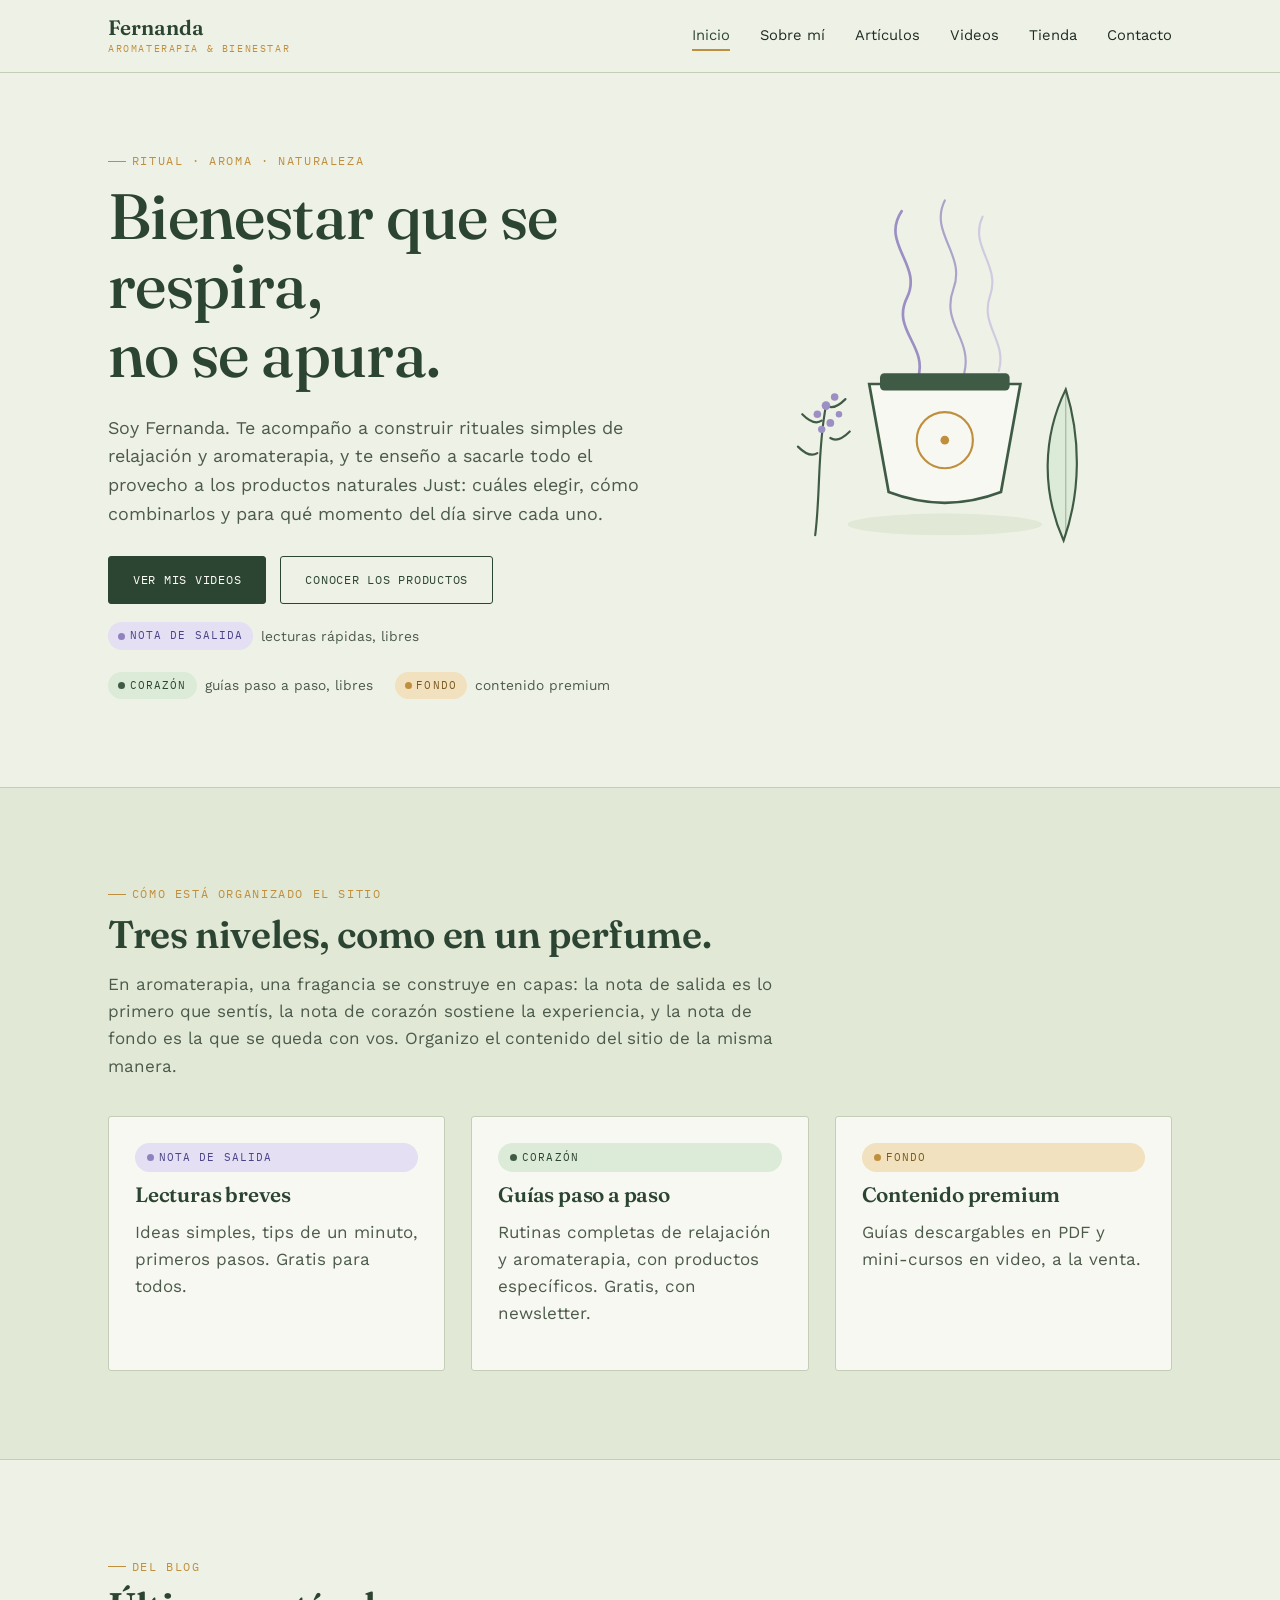
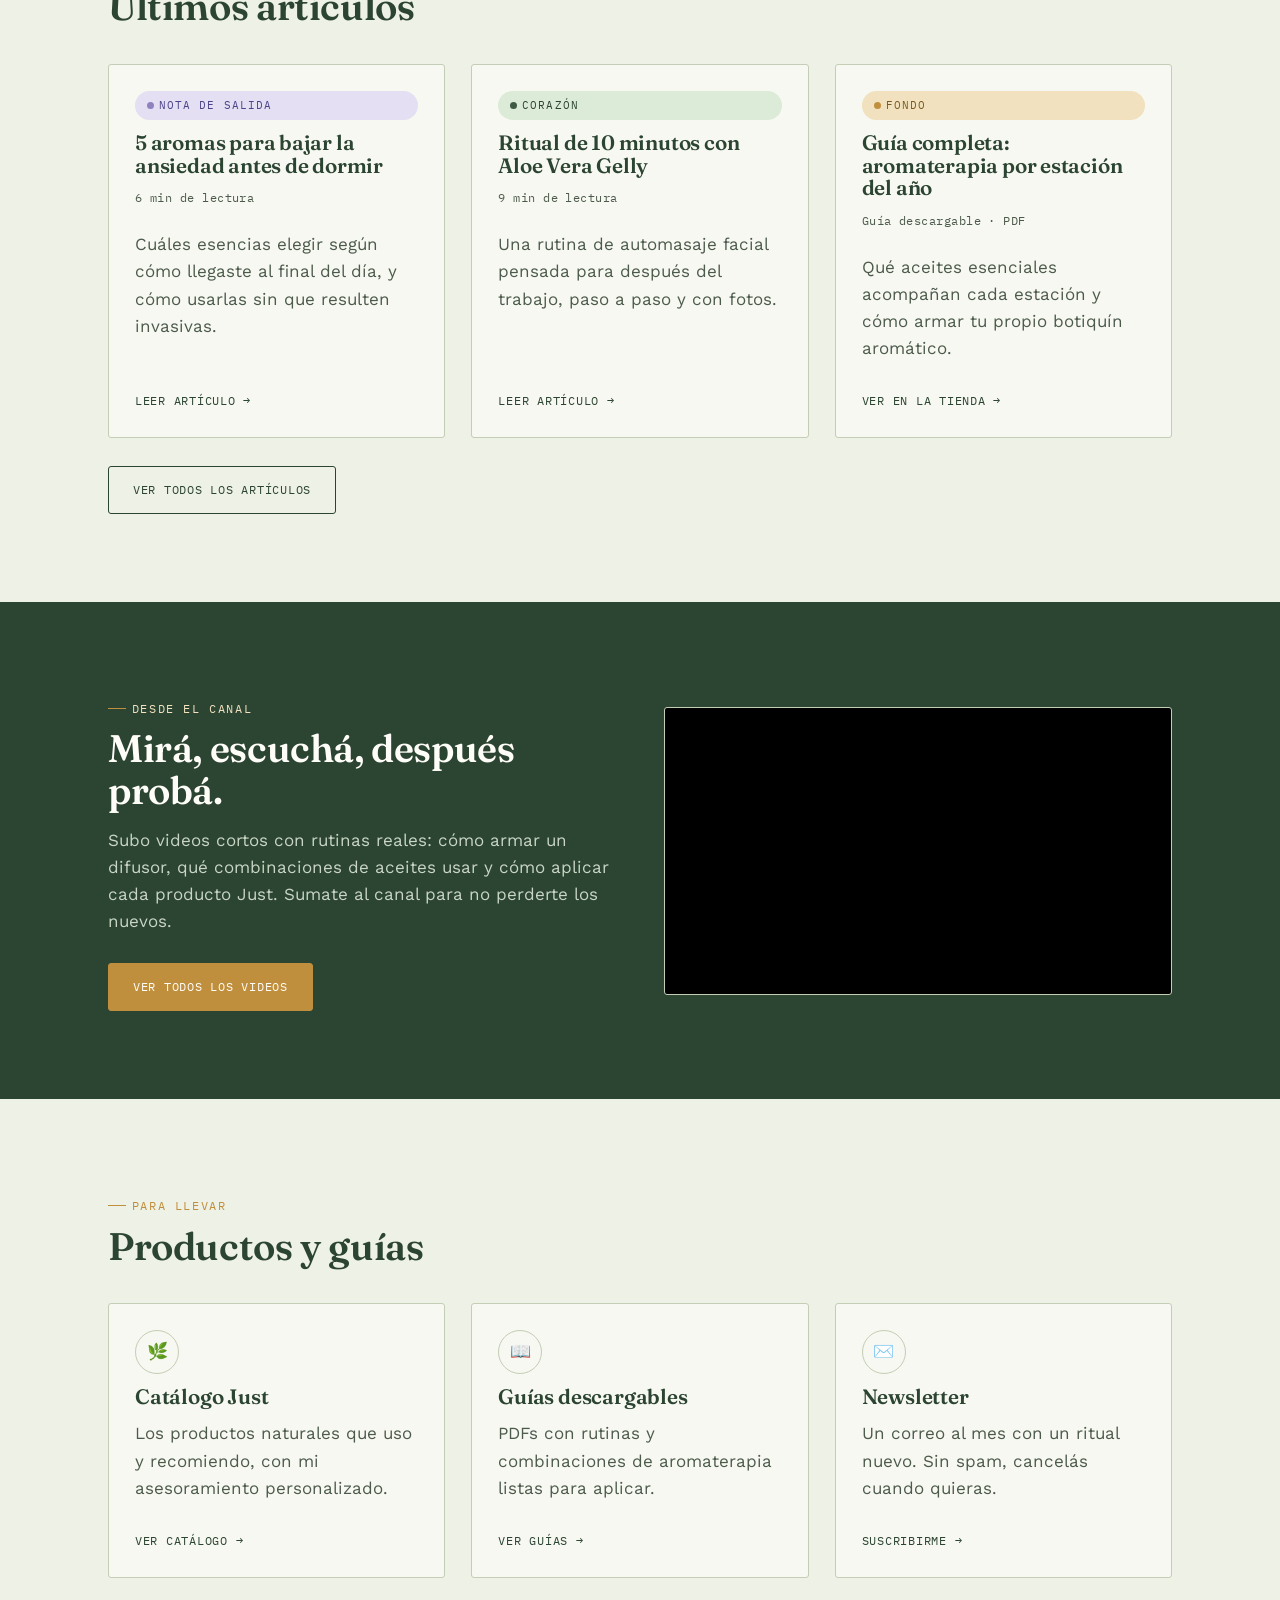
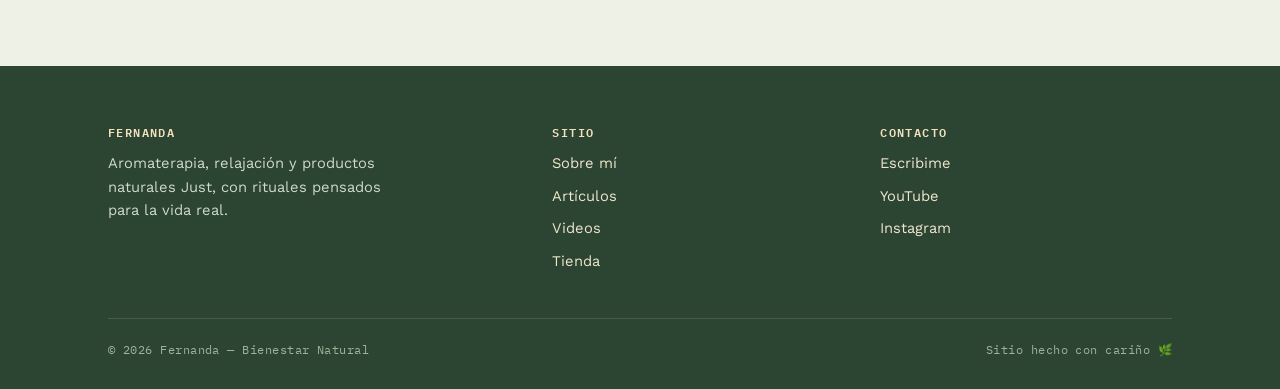
<file: index.html>
<!DOCTYPE html>
<html lang="es">
<head>
<meta charset="UTF-8">
<meta name="viewport" content="width=device-width, initial-scale=1.0">
<title>Fernanda — Aromaterapia, relajación y bienestar natural</title>
<meta name="description" content="Fernanda comparte rituales de relajación, aromaterapia y el uso consciente de productos naturales Just. Videos, guías y artículos.">
<link rel="preconnect" href="https://fonts.googleapis.com">
<link rel="stylesheet" href="css/style.css">
</head>
<body>

<header class="site-header">
  <nav class="nav">
    <a href="index.html" class="brand">Fernanda<small>Aromaterapia &amp; bienestar</small></a>
    <button class="nav-toggle" aria-label="Abrir menú" aria-expanded="false">Menú</button>
    <ul class="nav-links">
      <li><a href="index.html" class="active">Inicio</a></li>
      <li><a href="sobre-mi.html">Sobre mí</a></li>
      <li><a href="blog.html">Artículos</a></li>
      <li><a href="videos.html">Videos</a></li>
      <li><a href="tienda.html">Tienda</a></li>
      <li><a href="contacto.html">Contacto</a></li>
    </ul>
  </nav>
</header>

<!-- HERO -->
<section style="padding-top:70px;">
  <div class="wrap" style="display:grid; grid-template-columns:1.1fr .9fr; gap:56px; align-items:center;">
    <div>
      <p class="eyebrow">Ritual · Aroma · Naturaleza</p>
      <h1>Bienestar que se respira,<br>no se apura.</h1>
      <p style="font-size:1.12rem; margin-top:18px;">Soy Fernanda. Te acompaño a construir rituales simples de relajación y aromaterapia, y te enseño a sacarle todo el provecho a los productos naturales Just: cuáles elegir, cómo combinarlos y para qué momento del día sirve cada uno.</p>
      <div class="btn-row">
        <a href="videos.html" class="btn btn-primary">Ver mis videos</a>
        <a href="tienda.html" class="btn btn-ghost">Conocer los productos</a>
      </div>
      <div class="nota-key">
        <div><span class="nota nota-salida">Nota de salida</span> lecturas rápidas, libres</div>
        <div><span class="nota nota-corazon">Corazón</span> guías paso a paso, libres</div>
        <div><span class="nota nota-fondo">Fondo</span> contenido premium</div>
      </div>
    </div>
    <div class="hero-illustration" aria-hidden="true">
      <svg viewBox="0 0 420 460" xmlns="http://www.w3.org/2000/svg">
        <!-- vapor -->
        <path d="M170 40 C 150 70, 190 90, 175 120 C 160 150, 195 165, 185 195" fill="none" stroke="#9C8FC4" stroke-width="2.5" stroke-linecap="round"/>
        <path d="M210 30 C 195 60, 230 80, 218 112 C 206 144, 236 158, 228 190" fill="none" stroke="#8F82BE" stroke-width="2" stroke-linecap="round" opacity=".7"/>
        <path d="M245 45 C 232 72, 262 90, 252 118 C 242 146, 268 160, 260 188" fill="none" stroke="#B7ACDA" stroke-width="2" stroke-linecap="round" opacity=".55"/>
        <!-- difusor -->
        <path d="M140 200 L280 200 L262 300 Q210 320 158 300 Z" fill="#F7F8F1" stroke="#3F5B45" stroke-width="2.5"/>
        <rect x="150" y="190" width="120" height="16" rx="4" fill="#3F5B45"/>
        <circle cx="210" cy="252" r="26" fill="none" stroke="#C08F3E" stroke-width="2"/>
        <circle cx="210" cy="252" r="4" fill="#C08F3E"/>
        <!-- base -->
        <ellipse cx="210" cy="330" rx="90" ry="10" fill="#E1E8D6"/>
        <!-- lavanda -->
        <g stroke="#3F5B45" stroke-width="2" fill="none" stroke-linecap="round">
          <path d="M90 340 C 95 300, 92 260, 100 220"/>
          <path d="M100 220 C 106 224, 112 220, 118 214"/>
          <path d="M96 234 C 90 238, 84 234, 78 228"/>
          <path d="M104 250 C 110 254, 116 250, 122 244"/>
          <path d="M92 264 C 86 268, 80 264, 74 258"/>
        </g>
        <g fill="#9C8FC4">
          <circle cx="100" cy="220" r="4"/><circle cx="108" cy="212" r="3.5"/><circle cx="92" cy="228" r="3.5"/>
          <circle cx="104" cy="236" r="3.6"/><circle cx="112" cy="228" r="3"/><circle cx="96" cy="242" r="3.4"/>
        </g>
        <!-- hoja de aloe -->
        <path d="M320 345 C 300 300, 300 250, 322 205 C 336 250, 336 300, 320 345 Z" fill="#DCEBD8" stroke="#3F5B45" stroke-width="2"/>
        <path d="M322 205 L322 340" stroke="#3F5B45" stroke-width="1" opacity=".4"/>
      </svg>
    </div>
  </div>
</section>

<!-- SISTEMA DE NOTAS explicado -->
<section class="band">
  <div class="wrap">
    <p class="eyebrow">Cómo está organizado el sitio</p>
    <h2>Tres niveles, como en un perfume.</h2>
    <p>En aromaterapia, una fragancia se construye en capas: la nota de salida es lo primero que sentís, la nota de corazón sostiene la experiencia, y la nota de fondo es la que se queda con vos. Organizo el contenido del sitio de la misma manera.</p>
    <div class="grid grid-3" style="margin-top:36px;">
      <div class="card reveal">
        <span class="nota nota-salida">Nota de salida</span>
        <h3>Lecturas breves</h3>
        <p>Ideas simples, tips de un minuto, primeros pasos. Gratis para todos.</p>
      </div>
      <div class="card reveal">
        <span class="nota nota-corazon">Corazón</span>
        <h3>Guías paso a paso</h3>
        <p>Rutinas completas de relajación y aromaterapia, con productos específicos. Gratis, con newsletter.</p>
      </div>
      <div class="card reveal">
        <span class="nota nota-fondo">Fondo</span>
        <h3>Contenido premium</h3>
        <p>Guías descargables en PDF y mini-cursos en video, a la venta.</p>
      </div>
    </div>
  </div>
</section>

<!-- ARTICULOS DESTACADOS -->
<section>
  <div class="wrap">
    <p class="eyebrow">Del blog</p>
    <h2>Últimos artículos</h2>
    <div class="grid grid-3" style="margin-top:36px;">
      <article class="card reveal">
        <span class="nota nota-salida">Nota de salida</span>
        <h3>5 aromas para bajar la ansiedad antes de dormir</h3>
        <p class="meta">6 min de lectura</p>
        <p>Cuáles esencias elegir según cómo llegaste al final del día, y cómo usarlas sin que resulten invasivas.</p>
        <a href="blog/aromas-para-dormir.html" class="card-link">Leer artículo →</a>
      </article>
      <article class="card reveal">
        <span class="nota nota-corazon">Corazón</span>
        <h3>Ritual de 10 minutos con Aloe Vera Gelly</h3>
        <p class="meta">9 min de lectura</p>
        <p>Una rutina de automasaje facial pensada para después del trabajo, paso a paso y con fotos.</p>
        <a href="blog/ritual-aloe-vera.html" class="card-link">Leer artículo →</a>
      </article>
      <article class="card reveal">
        <span class="nota nota-fondo">Fondo</span>
        <h3>Guía completa: aromaterapia por estación del año</h3>
        <p class="meta">Guía descargable · PDF</p>
        <p>Qué aceites esenciales acompañan cada estación y cómo armar tu propio botiquín aromático.</p>
        <a href="tienda.html" class="card-link">Ver en la tienda →</a>
      </article>
    </div>
    <div class="btn-row">
      <a href="blog.html" class="btn btn-ghost">Ver todos los artículos</a>
    </div>
  </div>
</section>

<!-- VIDEO DESTACADO -->
<section class="band-dark">
  <div class="wrap" style="display:grid; grid-template-columns:1fr 1fr; gap:48px; align-items:center;">
    <div>
      <p class="eyebrow" style="color:#F1E1BE;">Desde el canal</p>
      <h2>Mirá, escuchá, después probá.</h2>
      <p>Subo videos cortos con rutinas reales: cómo armar un difusor, qué combinaciones de aceites usar y cómo aplicar cada producto Just. Sumate al canal para no perderte los nuevos.</p>
      <div class="btn-row">
        <a href="videos.html" class="btn btn-honey">Ver todos los videos</a>
      </div>
    </div>
    <div class="video-embed reveal">
      <iframe src="https://www.youtube.com/embed/videoseries?list=REEMPLAZAR_CON_TU_PLAYLIST_ID" title="Video destacado de Fernanda" loading="lazy" allowfullscreen></iframe>
    </div>
  </div>
</section>

<!-- TIENDA / MONETIZACION -->
<section>
  <div class="wrap">
    <p class="eyebrow">Para llevar</p>
    <h2>Productos y guías</h2>
    <div class="grid grid-3" style="margin-top:36px;">
      <div class="card reveal">
        <div class="card-icon">🌿</div>
        <h3>Catálogo Just</h3>
        <p>Los productos naturales que uso y recomiendo, con mi asesoramiento personalizado.</p>
        <a href="tienda.html#catalogo" class="card-link">Ver catálogo →</a>
      </div>
      <div class="card reveal">
        <div class="card-icon">📖</div>
        <h3>Guías descargables</h3>
        <p>PDFs con rutinas y combinaciones de aromaterapia listas para aplicar.</p>
        <a href="tienda.html#guias" class="card-link">Ver guías →</a>
      </div>
      <div class="card reveal">
        <div class="card-icon">✉️</div>
        <h3>Newsletter</h3>
        <p>Un correo al mes con un ritual nuevo. Sin spam, cancelás cuando quieras.</p>
        <a href="contacto.html#newsletter" class="card-link">Suscribirme →</a>
      </div>
    </div>
  </div>
</section>

<footer class="site-footer">
  <div class="wrap">
    <div class="footer-grid">
      <div>
        <h4>Fernanda</h4>
        <p style="color:#CFDBCC; max-width:34ch;">Aromaterapia, relajación y productos naturales Just, con rituales pensados para la vida real.</p>
      </div>
      <div>
        <h4>Sitio</h4>
        <ul>
          <li><a href="sobre-mi.html">Sobre mí</a></li>
          <li><a href="blog.html">Artículos</a></li>
          <li><a href="videos.html">Videos</a></li>
          <li><a href="tienda.html">Tienda</a></li>
        </ul>
      </div>
      <div>
        <h4>Contacto</h4>
        <ul>
          <li><a href="contacto.html">Escribime</a></li>
          <li><a href="https://www.youtube.com/" target="_blank" rel="noopener">YouTube</a></li>
          <li><a href="https://www.instagram.com/" target="_blank" rel="noopener">Instagram</a></li>
        </ul>
      </div>
    </div>
    <div class="footer-bottom">
      <span>© <span id="year"></span> Fernanda — Bienestar Natural</span>
      <span>Sitio hecho con cariño 🌿</span>
    </div>
  </div>
</footer>

<script>document.getElementById('year').textContent = new Date().getFullYear();</script>
<script src="js/main.js"></script>
</body>
</html>
</file>
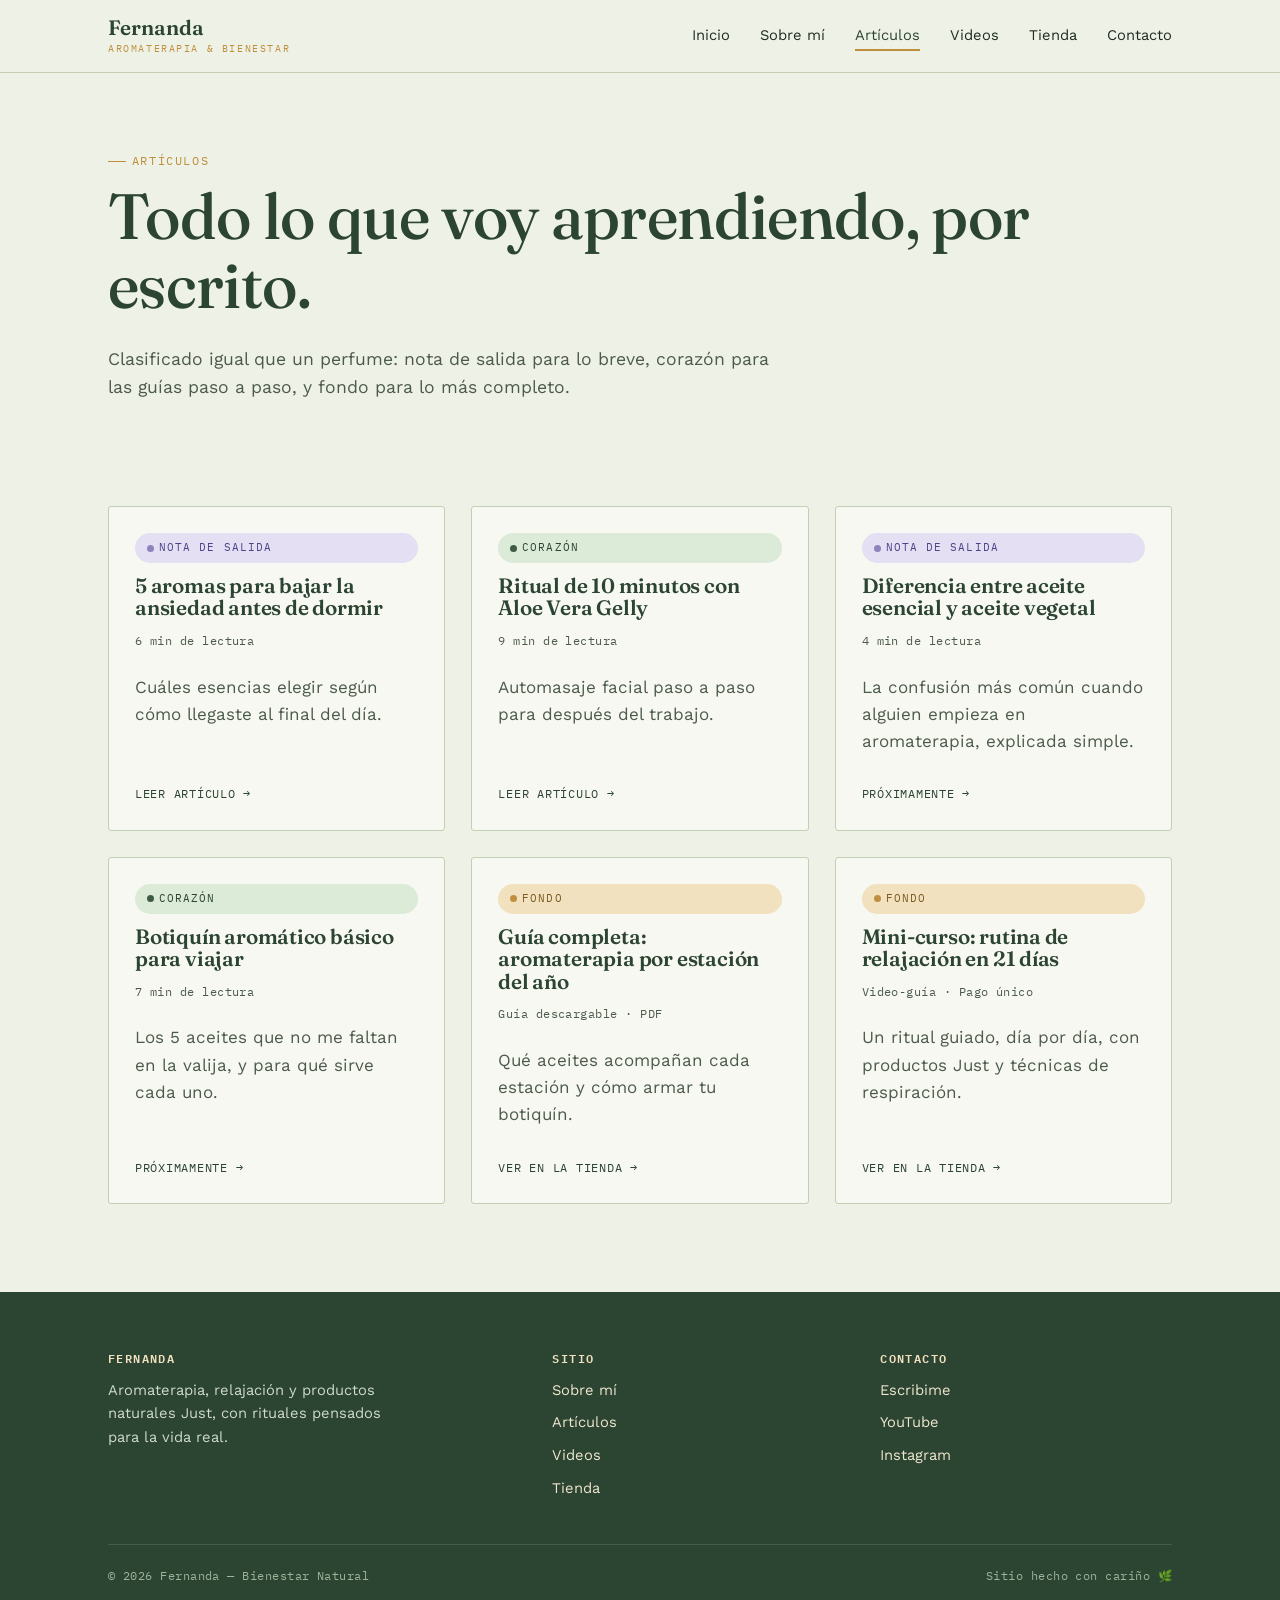
<file: blog.html>
<!DOCTYPE html>
<html lang="es">
<head>
<meta charset="UTF-8">
<meta name="viewport" content="width=device-width, initial-scale=1.0">
<title>Artículos — Fernanda</title>
<meta name="description" content="Artículos sobre aromaterapia, relajación y productos naturales Just.">
<link rel="stylesheet" href="css/style.css">
</head>
<body>

<header class="site-header">
  <nav class="nav">
    <a href="index.html" class="brand">Fernanda<small>Aromaterapia &amp; bienestar</small></a>
    <button class="nav-toggle" aria-label="Abrir menú" aria-expanded="false">Menú</button>
    <ul class="nav-links">
      <li><a href="index.html">Inicio</a></li>
      <li><a href="sobre-mi.html">Sobre mí</a></li>
      <li><a href="blog.html" class="active">Artículos</a></li>
      <li><a href="videos.html">Videos</a></li>
      <li><a href="tienda.html">Tienda</a></li>
      <li><a href="contacto.html">Contacto</a></li>
    </ul>
  </nav>
</header>

<section style="padding-top:70px;">
  <div class="wrap">
    <p class="eyebrow">Artículos</p>
    <h1>Todo lo que voy aprendiendo, por escrito.</h1>
    <p style="font-size:1.1rem;">Clasificado igual que un perfume: nota de salida para lo breve, corazón para las guías paso a paso, y fondo para lo más completo.</p>
  </div>
</section>

<section style="padding-top:0;">
  <div class="wrap">
    <div class="grid grid-3">
      <article class="card reveal">
        <span class="nota nota-salida">Nota de salida</span>
        <h3>5 aromas para bajar la ansiedad antes de dormir</h3>
        <p class="meta">6 min de lectura</p>
        <p>Cuáles esencias elegir según cómo llegaste al final del día.</p>
        <a href="blog/aromas-para-dormir.html" class="card-link">Leer artículo →</a>
      </article>

      <article class="card reveal">
        <span class="nota nota-corazon">Corazón</span>
        <h3>Ritual de 10 minutos con Aloe Vera Gelly</h3>
        <p class="meta">9 min de lectura</p>
        <p>Automasaje facial paso a paso para después del trabajo.</p>
        <a href="blog/ritual-aloe-vera.html" class="card-link">Leer artículo →</a>
      </article>

      <article class="card reveal">
        <span class="nota nota-salida">Nota de salida</span>
        <h3>Diferencia entre aceite esencial y aceite vegetal</h3>
        <p class="meta">4 min de lectura</p>
        <p>La confusión más común cuando alguien empieza en aromaterapia, explicada simple.</p>
        <a href="blog.html" class="card-link">Próximamente →</a>
      </article>

      <article class="card reveal">
        <span class="nota nota-corazon">Corazón</span>
        <h3>Botiquín aromático básico para viajar</h3>
        <p class="meta">7 min de lectura</p>
        <p>Los 5 aceites que no me faltan en la valija, y para qué sirve cada uno.</p>
        <a href="blog.html" class="card-link">Próximamente →</a>
      </article>

      <article class="card reveal">
        <span class="nota nota-fondo">Fondo</span>
        <h3>Guía completa: aromaterapia por estación del año</h3>
        <p class="meta">Guía descargable · PDF</p>
        <p>Qué aceites acompañan cada estación y cómo armar tu botiquín.</p>
        <a href="tienda.html#guias" class="card-link">Ver en la tienda →</a>
      </article>

      <article class="card reveal">
        <span class="nota nota-fondo">Fondo</span>
        <h3>Mini-curso: rutina de relajación en 21 días</h3>
        <p class="meta">Video-guía · Pago único</p>
        <p>Un ritual guiado, día por día, con productos Just y técnicas de respiración.</p>
        <a href="tienda.html#guias" class="card-link">Ver en la tienda →</a>
      </article>
    </div>
  </div>
</section>

<footer class="site-footer">
  <div class="wrap">
    <div class="footer-grid">
      <div>
        <h4>Fernanda</h4>
        <p style="color:#CFDBCC; max-width:34ch;">Aromaterapia, relajación y productos naturales Just, con rituales pensados para la vida real.</p>
      </div>
      <div>
        <h4>Sitio</h4>
        <ul>
          <li><a href="sobre-mi.html">Sobre mí</a></li>
          <li><a href="blog.html">Artículos</a></li>
          <li><a href="videos.html">Videos</a></li>
          <li><a href="tienda.html">Tienda</a></li>
        </ul>
      </div>
      <div>
        <h4>Contacto</h4>
        <ul>
          <li><a href="contacto.html">Escribime</a></li>
          <li><a href="https://www.youtube.com/@fernandapaetaliderregionur2818" target="_blank" rel="noopener">YouTube</a></li>
          <li><a href="https://www.instagram.com/" target="_blank" rel="noopener">Instagram</a></li>
        </ul>
      </div>
    </div>
    <div class="footer-bottom">
      <span>© <span id="year"></span> Fernanda — Bienestar Natural</span>
      <span>Sitio hecho con cariño 🌿</span>
    </div>
  </div>
</footer>

<script>document.getElementById('year').textContent = new Date().getFullYear();</script>
<script src="js/main.js"></script>
</body>
</html>
</file>
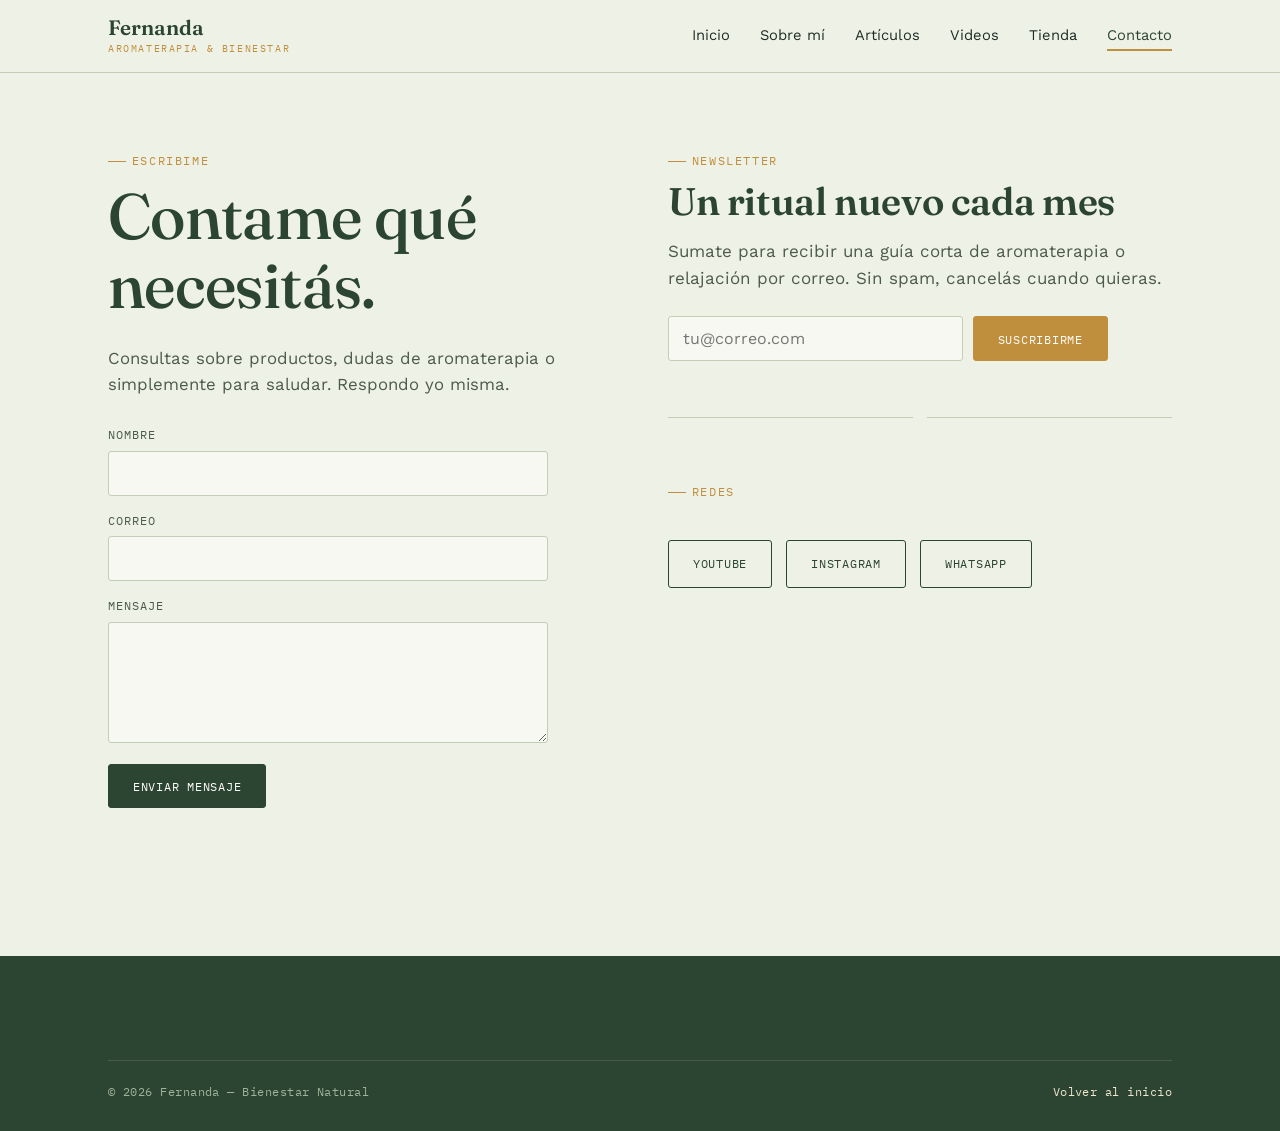
<file: contacto.html>
<!DOCTYPE html>
<html lang="es">
<head>
<meta charset="UTF-8">
<meta name="viewport" content="width=device-width, initial-scale=1.0">
<title>Contacto — Fernanda</title>
<meta name="description" content="Escribile a Fernanda o suscribite al newsletter de aromaterapia y bienestar natural.">
<link rel="stylesheet" href="css/style.css">
</head>
<body>

<header class="site-header">
  <nav class="nav">
    <a href="index.html" class="brand">Fernanda<small>Aromaterapia &amp; bienestar</small></a>
    <button class="nav-toggle" aria-label="Abrir menú" aria-expanded="false">Menú</button>
    <ul class="nav-links">
      <li><a href="index.html">Inicio</a></li>
      <li><a href="sobre-mi.html">Sobre mí</a></li>
      <li><a href="blog.html">Artículos</a></li>
      <li><a href="videos.html">Videos</a></li>
      <li><a href="tienda.html">Tienda</a></li>
      <li><a href="contacto.html" class="active">Contacto</a></li>
    </ul>
  </nav>
</header>

<section style="padding-top:70px;">
  <div class="wrap" style="display:grid; grid-template-columns:1fr 1fr; gap:56px;">
    <div>
      <p class="eyebrow">Escribime</p>
      <h1>Contame qué necesitás.</h1>
      <p style="font-size:1.05rem;">Consultas sobre productos, dudas de aromaterapia o simplemente para saludar. Respondo yo misma.</p>

      <!-- Formulario estático: usa FormSubmit (gratuito, sin necesidad de cuenta) para recibir los mensajes en fernandaswissjust@gmail.com -->
      <form action="https://formsubmit.co/fernandaswissjust@gmail.com" method="POST" style="margin-top:28px; display:flex; flex-direction:column; gap:16px; max-width:440px;">
        <input type="hidden" name="_subject" value="Nueva consulta desde el sitio de Fernanda">
        <input type="hidden" name="_template" value="table">
        <label style="font-family:var(--mono); font-size:.72rem; text-transform:uppercase; letter-spacing:.08em; color:var(--ink-soft);">
          Nombre
          <input type="text" name="nombre" required style="width:100%; margin-top:6px; padding:12px 14px; border:1px solid var(--line); border-radius:3px; background:var(--panel); font-family:var(--body); font-size:1rem;">
        </label>
        <label style="font-family:var(--mono); font-size:.72rem; text-transform:uppercase; letter-spacing:.08em; color:var(--ink-soft);">
          Correo
          <input type="email" name="email" required style="width:100%; margin-top:6px; padding:12px 14px; border:1px solid var(--line); border-radius:3px; background:var(--panel); font-family:var(--body); font-size:1rem;">
        </label>
        <label style="font-family:var(--mono); font-size:.72rem; text-transform:uppercase; letter-spacing:.08em; color:var(--ink-soft);">
          Mensaje
          <textarea name="mensaje" rows="5" required style="width:100%; margin-top:6px; padding:12px 14px; border:1px solid var(--line); border-radius:3px; background:var(--panel); font-family:var(--body); font-size:1rem; resize:vertical;"></textarea>
        </label>
        <button type="submit" class="btn btn-primary" style="align-self:flex-start;">Enviar mensaje</button>
      </form>
    </div>

    <div id="newsletter">
      <p class="eyebrow">Newsletter</p>
      <h2>Un ritual nuevo cada mes</h2>
      <p>Sumate para recibir una guía corta de aromaterapia o relajación por correo. Sin spam, cancelás cuando quieras.</p>

      <!-- Reemplazar por el código de embed de Mailchimp / Brevo (ambos con plan gratuito) -->
      <form action="https://REEMPLAZAR-mailchimp-o-brevo-embed-url" method="POST" style="margin-top:24px; display:flex; gap:10px; flex-wrap:wrap; max-width:440px;">
        <input type="email" name="EMAIL" required placeholder="tu@correo.com" style="flex:1; min-width:200px; padding:12px 14px; border:1px solid var(--line); border-radius:3px; background:var(--panel); font-family:var(--body); font-size:1rem;">
        <button type="submit" class="btn btn-honey">Suscribirme</button>
      </form>

      <div class="divider-leaf"></div>

      <p class="eyebrow" style="margin-top:0;">Redes</p>
      <div class="btn-row">
        <a href="https://www.youtube.com/@fernandapaetaliderregionur2818" target="_blank" rel="noopener" class="btn btn-ghost">YouTube</a>
        <a href="https://www.instagram.com/" target="_blank" rel="noopener" class="btn btn-ghost">Instagram</a>
        <a href="https://wa.me/541148894147" target="_blank" rel="noopener" class="btn btn-ghost">WhatsApp</a>
      </div>
    </div>
  </div>
</section>

<footer class="site-footer" style="margin-top:60px;">
  <div class="wrap">
    <div class="footer-bottom">
      <span>© <span id="year"></span> Fernanda — Bienestar Natural</span>
      <span><a href="index.html">Volver al inicio</a></span>
    </div>
  </div>
</footer>

<script>document.getElementById('year').textContent = new Date().getFullYear();</script>
<script src="js/main.js"></script>
</body>
</html>
</file>
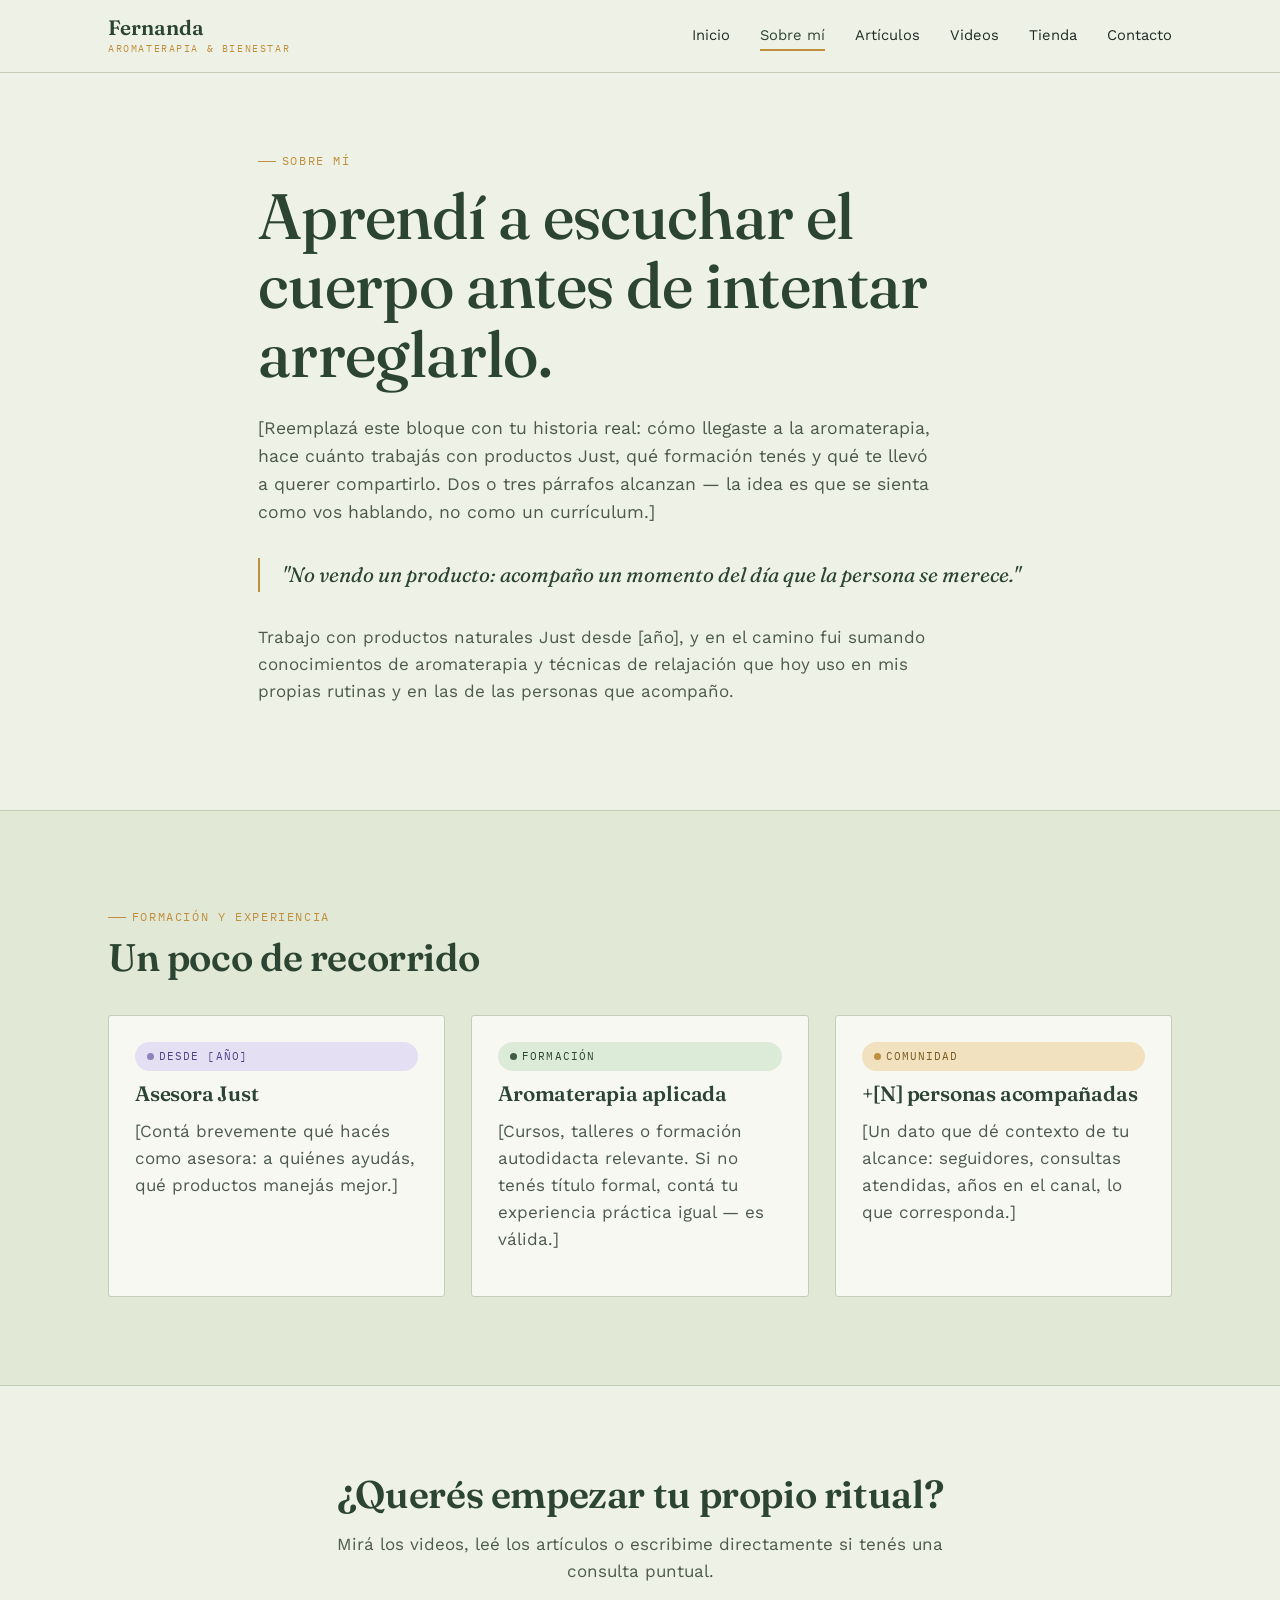
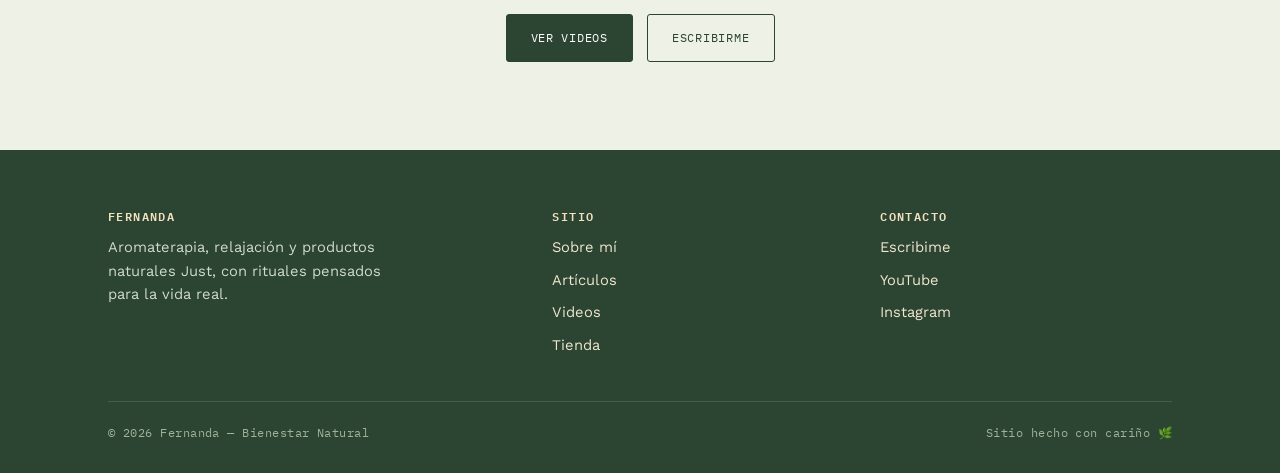
<file: sobre-mi.html>
<!DOCTYPE html>
<html lang="es">
<head>
<meta charset="UTF-8">
<meta name="viewport" content="width=device-width, initial-scale=1.0">
<title>Sobre mí — Fernanda</title>
<meta name="description" content="Conocé a Fernanda: su camino en la aromaterapia, la relajación y los productos naturales Just.">
<link rel="stylesheet" href="css/style.css">
</head>
<body>

<header class="site-header">
  <nav class="nav">
    <a href="index.html" class="brand">Fernanda<small>Aromaterapia &amp; bienestar</small></a>
    <button class="nav-toggle" aria-label="Abrir menú" aria-expanded="false">Menú</button>
    <ul class="nav-links">
      <li><a href="index.html">Inicio</a></li>
      <li><a href="sobre-mi.html" class="active">Sobre mí</a></li>
      <li><a href="blog.html">Artículos</a></li>
      <li><a href="videos.html">Videos</a></li>
      <li><a href="tienda.html">Tienda</a></li>
      <li><a href="contacto.html">Contacto</a></li>
    </ul>
  </nav>
</header>

<section style="padding-top:70px;">
  <div class="wrap" style="max-width:820px;">
    <p class="eyebrow">Sobre mí</p>
    <h1>Aprendí a escuchar el cuerpo antes de intentar arreglarlo.</h1>
    <p style="font-size:1.1rem;">[Reemplazá este bloque con tu historia real: cómo llegaste a la aromaterapia, hace cuánto trabajás con productos Just, qué formación tenés y qué te llevó a querer compartirlo. Dos o tres párrafos alcanzan — la idea es que se sienta como vos hablando, no como un currículum.]</p>
    <blockquote>"No vendo un producto: acompaño un momento del día que la persona se merece."</blockquote>
    <p>Trabajo con productos naturales Just desde [año], y en el camino fui sumando conocimientos de aromaterapia y técnicas de relajación que hoy uso en mis propias rutinas y en las de las personas que acompaño.</p>
  </div>
</section>

<section class="band">
  <div class="wrap">
    <p class="eyebrow">Formación y experiencia</p>
    <h2>Un poco de recorrido</h2>
    <div class="grid grid-3" style="margin-top:36px;">
      <div class="card reveal">
        <span class="nota nota-salida">Desde [año]</span>
        <h3>Asesora Just</h3>
        <p>[Contá brevemente qué hacés como asesora: a quiénes ayudás, qué productos manejás mejor.]</p>
      </div>
      <div class="card reveal">
        <span class="nota nota-corazon">Formación</span>
        <h3>Aromaterapia aplicada</h3>
        <p>[Cursos, talleres o formación autodidacta relevante. Si no tenés título formal, contá tu experiencia práctica igual — es válida.]</p>
      </div>
      <div class="card reveal">
        <span class="nota nota-fondo">Comunidad</span>
        <h3>+[N] personas acompañadas</h3>
        <p>[Un dato que dé contexto de tu alcance: seguidores, consultas atendidas, años en el canal, lo que corresponda.]</p>
      </div>
    </div>
  </div>
</section>

<section>
  <div class="wrap" style="text-align:center;">
    <h2>¿Querés empezar tu propio ritual?</h2>
    <p style="margin:0 auto 8px;">Mirá los videos, leé los artículos o escribime directamente si tenés una consulta puntual.</p>
    <div class="btn-row" style="justify-content:center;">
      <a href="videos.html" class="btn btn-primary">Ver videos</a>
      <a href="contacto.html" class="btn btn-ghost">Escribirme</a>
    </div>
  </div>
</section>

<footer class="site-footer">
  <div class="wrap">
    <div class="footer-grid">
      <div>
        <h4>Fernanda</h4>
        <p style="color:#CFDBCC; max-width:34ch;">Aromaterapia, relajación y productos naturales Just, con rituales pensados para la vida real.</p>
      </div>
      <div>
        <h4>Sitio</h4>
        <ul>
          <li><a href="sobre-mi.html">Sobre mí</a></li>
          <li><a href="blog.html">Artículos</a></li>
          <li><a href="videos.html">Videos</a></li>
          <li><a href="tienda.html">Tienda</a></li>
        </ul>
      </div>
      <div>
        <h4>Contacto</h4>
        <ul>
          <li><a href="contacto.html">Escribime</a></li>
          <li><a href="https://www.youtube.com/" target="_blank" rel="noopener">YouTube</a></li>
          <li><a href="https://www.instagram.com/" target="_blank" rel="noopener">Instagram</a></li>
        </ul>
      </div>
    </div>
    <div class="footer-bottom">
      <span>© <span id="year"></span> Fernanda — Bienestar Natural</span>
      <span>Sitio hecho con cariño 🌿</span>
    </div>
  </div>
</footer>

<script>document.getElementById('year').textContent = new Date().getFullYear();</script>
<script src="js/main.js"></script>
</body>
</html>
</file>
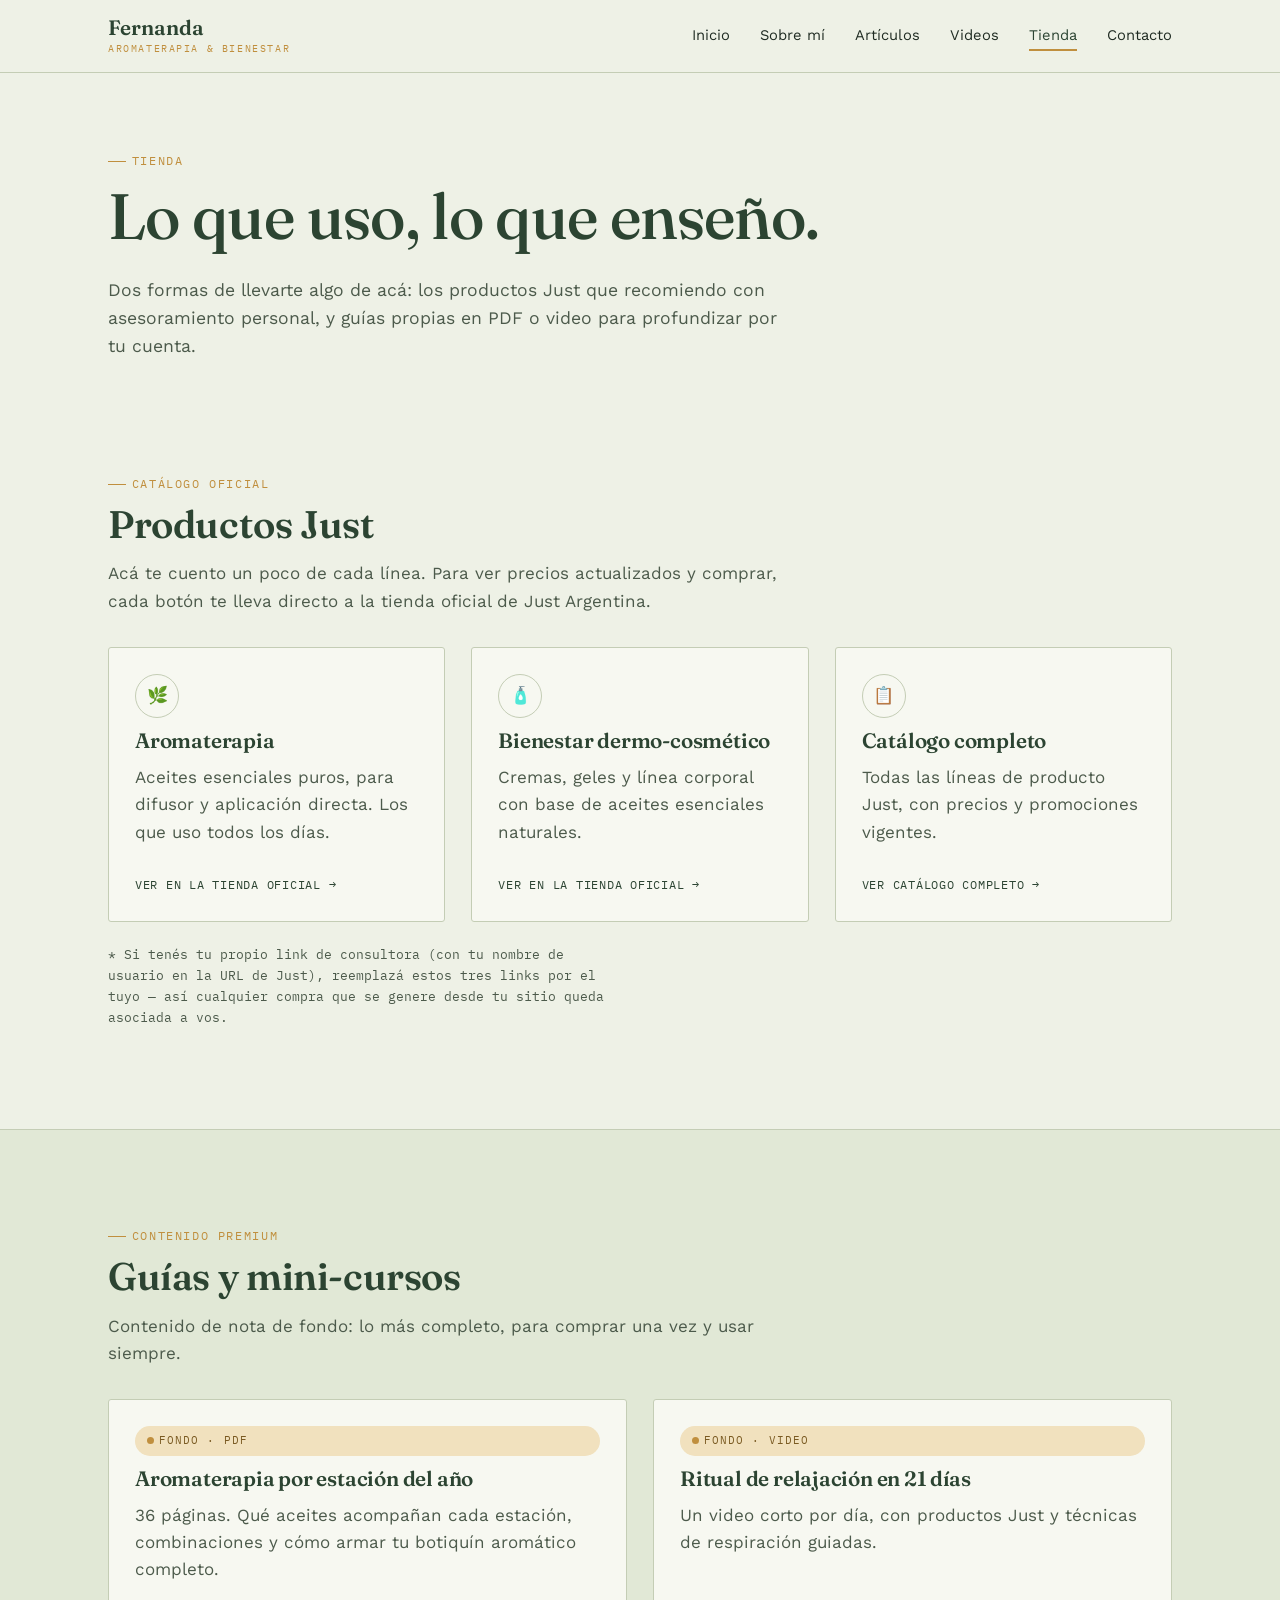
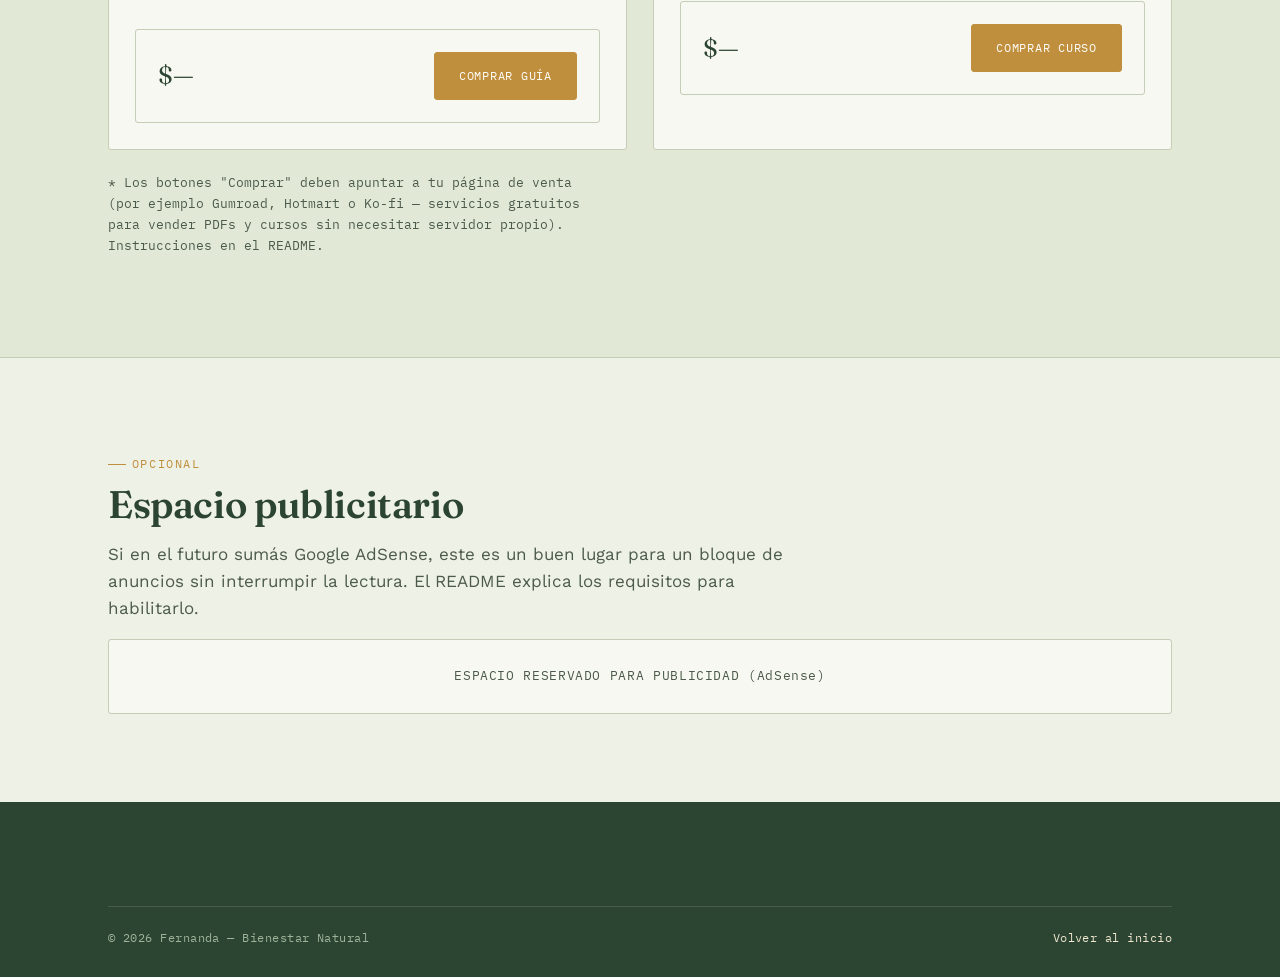
<file: tienda.html>
<!DOCTYPE html>
<html lang="es">
<head>
<meta charset="UTF-8">
<meta name="viewport" content="width=device-width, initial-scale=1.0">
<title>Tienda — Fernanda</title>
<meta name="description" content="Catálogo de productos naturales Just y guías descargables de aromaterapia y relajación.">
<link rel="stylesheet" href="css/style.css">
</head>
<body>

<header class="site-header">
  <nav class="nav">
    <a href="index.html" class="brand">Fernanda<small>Aromaterapia &amp; bienestar</small></a>
    <button class="nav-toggle" aria-label="Abrir menú" aria-expanded="false">Menú</button>
    <ul class="nav-links">
      <li><a href="index.html">Inicio</a></li>
      <li><a href="sobre-mi.html">Sobre mí</a></li>
      <li><a href="blog.html">Artículos</a></li>
      <li><a href="videos.html">Videos</a></li>
      <li><a href="tienda.html" class="active">Tienda</a></li>
      <li><a href="contacto.html">Contacto</a></li>
    </ul>
  </nav>
</header>

<section style="padding-top:70px;">
  <div class="wrap">
    <p class="eyebrow">Tienda</p>
    <h1>Lo que uso, lo que enseño.</h1>
    <p style="font-size:1.1rem; max-width:62ch;">Dos formas de llevarte algo de acá: los productos Just que recomiendo con asesoramiento personal, y guías propias en PDF o video para profundizar por tu cuenta.</p>
  </div>
</section>

<!-- CATALOGO JUST -->
<section id="catalogo" style="padding-top:0;">
  <div class="wrap">
    <p class="eyebrow">Catálogo oficial</p>
    <h2>Productos Just</h2>
    <p>Acá te cuento un poco de cada línea. Para ver precios actualizados y comprar, cada botón te lleva directo a la tienda oficial de Just Argentina.</p>
    <div class="grid grid-3" style="margin-top:32px;">
      <div class="card reveal">
        <div class="card-icon">🌿</div>
        <h3>Aromaterapia</h3>
        <p>Aceites esenciales puros, para difusor y aplicación directa. Los que uso todos los días.</p>
        <a href="https://www.justargentina.com/tienda/category/detail/2" target="_blank" rel="noopener" class="card-link">Ver en la tienda oficial →</a>
      </div>
      <div class="card reveal">
        <div class="card-icon">🧴</div>
        <h3>Bienestar dermo-cosmético</h3>
        <p>Cremas, geles y línea corporal con base de aceites esenciales naturales.</p>
        <a href="https://www.justargentina.com/category/detail/e" target="_blank" rel="noopener" class="card-link">Ver en la tienda oficial →</a>
      </div>
      <div class="card reveal">
        <div class="card-icon">📋</div>
        <h3>Catálogo completo</h3>
        <p>Todas las líneas de producto Just, con precios y promociones vigentes.</p>
        <a href="https://www.justargentina.com/tienda" target="_blank" rel="noopener" class="card-link">Ver catálogo completo →</a>
      </div>
    </div>
    <p style="margin-top:22px; font-family:var(--mono); font-size:.82rem; color:var(--ink-soft);">
      * Si tenés tu propio link de consultora (con tu nombre de usuario en la URL de Just), reemplazá estos tres links por el tuyo — así cualquier compra que se genere desde tu sitio queda asociada a vos.
    </p>
  </div>
</section>

<!-- GUIAS PAGAS -->
<section id="guias" class="band">
  <div class="wrap">
    <p class="eyebrow">Contenido premium</p>
    <h2>Guías y mini-cursos</h2>
    <p>Contenido de nota de fondo: lo más completo, para comprar una vez y usar siempre.</p>

    <div class="grid grid-2" style="margin-top:32px;">
      <div class="card reveal">
        <span class="nota nota-fondo">Fondo · PDF</span>
        <h3>Aromaterapia por estación del año</h3>
        <p>36 páginas. Qué aceites acompañan cada estación, combinaciones y cómo armar tu botiquín aromático completo.</p>
        <div class="price-box">
          <span class="price">$—</span>
          <a href="#" class="btn btn-honey">Comprar guía</a>
        </div>
      </div>
      <div class="card reveal">
        <span class="nota nota-fondo">Fondo · Video</span>
        <h3>Ritual de relajación en 21 días</h3>
        <p>Un video corto por día, con productos Just y técnicas de respiración guiadas.</p>
        <div class="price-box">
          <span class="price">$—</span>
          <a href="#" class="btn btn-honey">Comprar curso</a>
        </div>
      </div>
    </div>
    <p style="margin-top:22px; font-family:var(--mono); font-size:.82rem; color:var(--ink-soft);">
      * Los botones "Comprar" deben apuntar a tu página de venta (por ejemplo Gumroad, Hotmart o Ko-fi — servicios gratuitos para vender PDFs y cursos sin necesitar servidor propio). Instrucciones en el README.
    </p>
  </div>
</section>

<!-- ESPACIO PUBLICITARIO (opcional) -->
<section>
  <div class="wrap">
    <p class="eyebrow">Opcional</p>
    <h2>Espacio publicitario</h2>
    <p>Si en el futuro sumás Google AdSense, este es un buen lugar para un bloque de anuncios sin interrumpir la lectura. El README explica los requisitos para habilitarlo.</p>
    <div class="card" style="text-align:center; color:var(--ink-soft); font-family:var(--mono); font-size:.8rem; letter-spacing:.05em;">
      <!-- Reemplazar por el código de Google AdSense una vez aprobado el sitio -->
      ESPACIO RESERVADO PARA PUBLICIDAD (AdSense)
    </div>
  </div>
</section>

<footer class="site-footer">
  <div class="wrap">
    <div class="footer-bottom">
      <span>© <span id="year"></span> Fernanda — Bienestar Natural</span>
      <span><a href="index.html">Volver al inicio</a></span>
    </div>
  </div>
</footer>

<script>document.getElementById('year').textContent = new Date().getFullYear();</script>
<script src="js/main.js"></script>
</body>
</html>
</file>
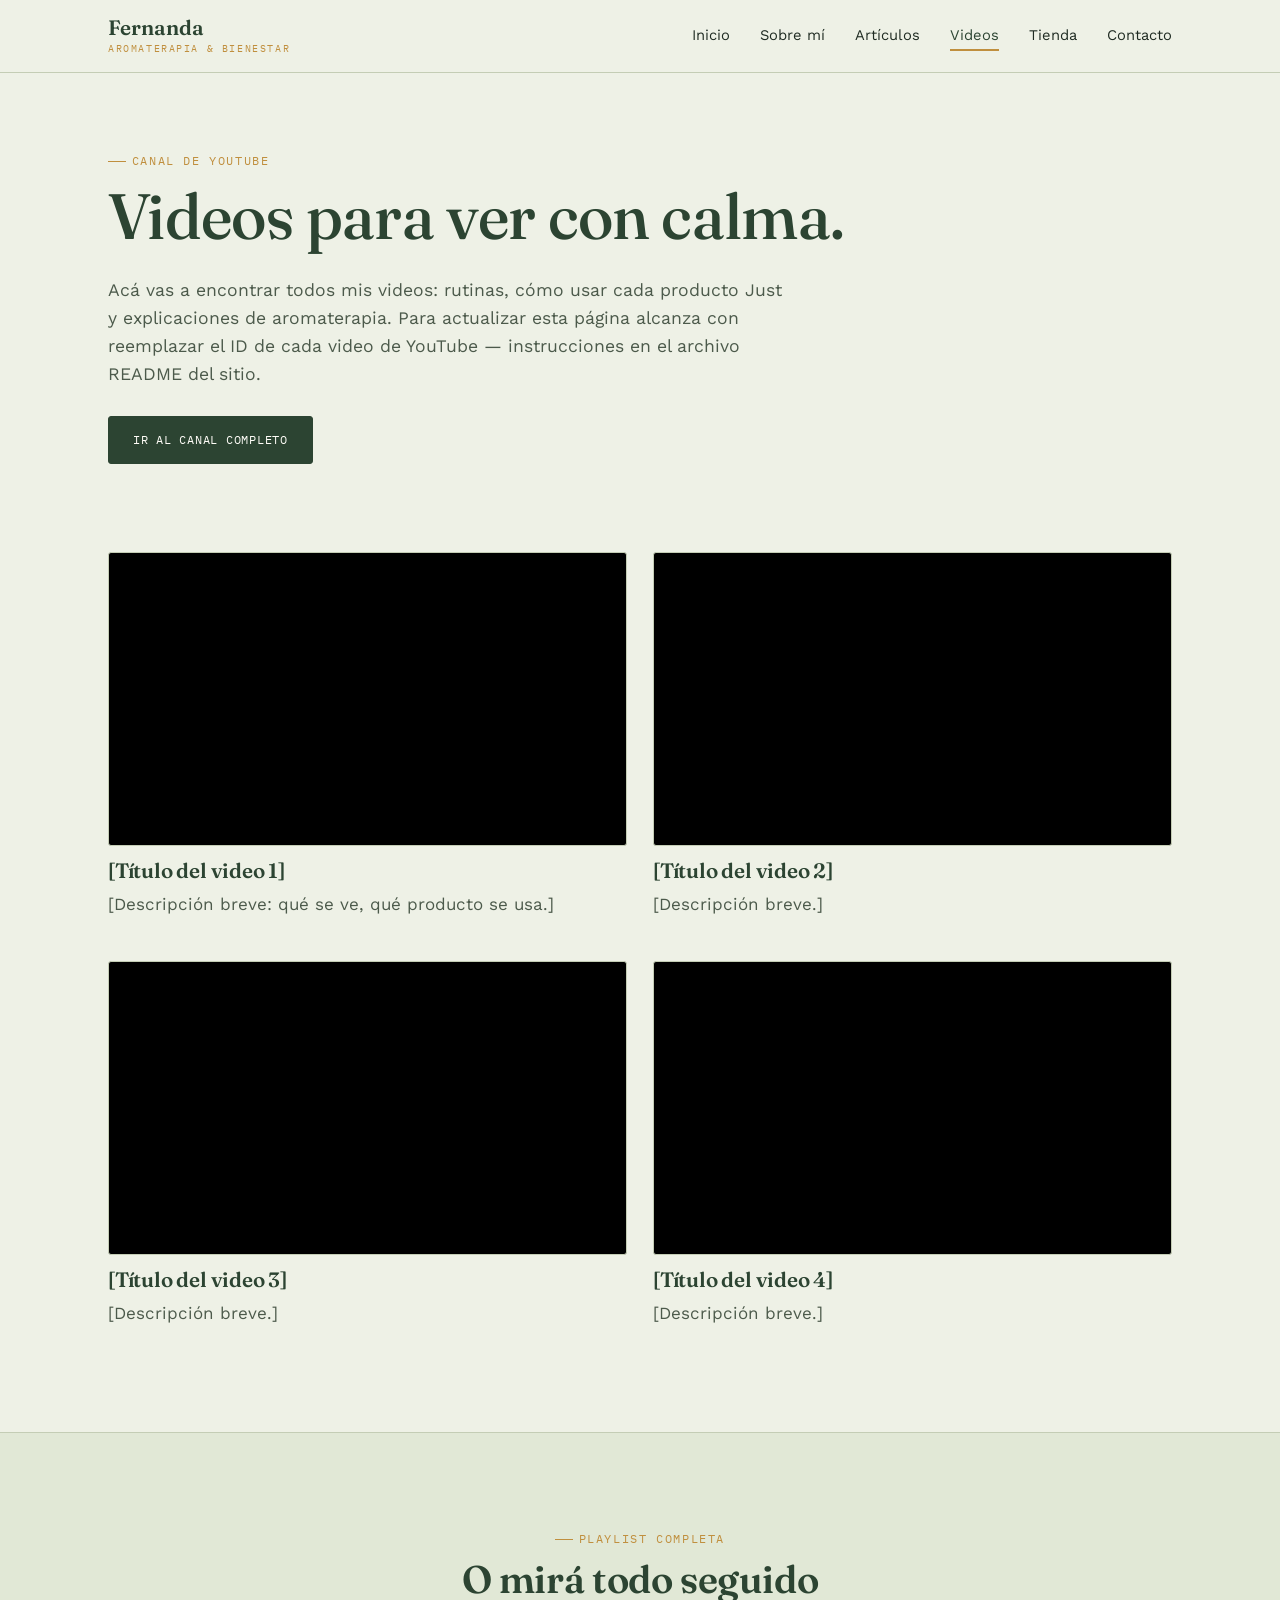
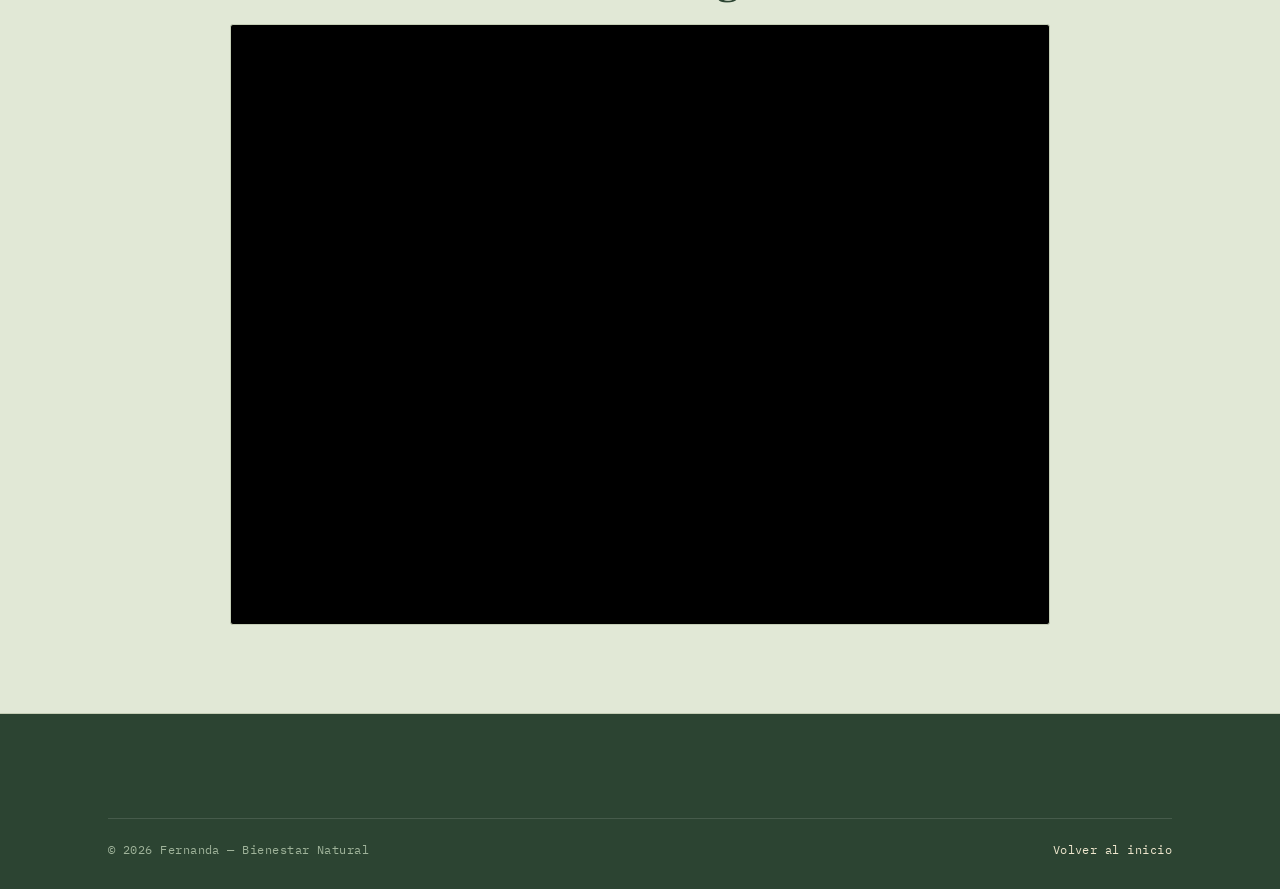
<file: videos.html>
<!DOCTYPE html>
<html lang="es">
<head>
<meta charset="UTF-8">
<meta name="viewport" content="width=device-width, initial-scale=1.0">
<title>Videos — Fernanda</title>
<meta name="description" content="Videos de YouTube sobre aromaterapia, relajación y productos naturales Just.">
<link rel="stylesheet" href="css/style.css">
</head>
<body>

<header class="site-header">
  <nav class="nav">
    <a href="index.html" class="brand">Fernanda<small>Aromaterapia &amp; bienestar</small></a>
    <button class="nav-toggle" aria-label="Abrir menú" aria-expanded="false">Menú</button>
    <ul class="nav-links">
      <li><a href="index.html">Inicio</a></li>
      <li><a href="sobre-mi.html">Sobre mí</a></li>
      <li><a href="blog.html">Artículos</a></li>
      <li><a href="videos.html" class="active">Videos</a></li>
      <li><a href="tienda.html">Tienda</a></li>
      <li><a href="contacto.html">Contacto</a></li>
    </ul>
  </nav>
</header>

<section style="padding-top:70px;">
  <div class="wrap">
    <p class="eyebrow">Canal de YouTube</p>
    <h1>Videos para ver con calma.</h1>
    <p style="font-size:1.1rem; max-width:62ch;">Acá vas a encontrar todos mis videos: rutinas, cómo usar cada producto Just y explicaciones de aromaterapia. Para actualizar esta página alcanza con reemplazar el ID de cada video de YouTube — instrucciones en el archivo README del sitio.</p>
    <div class="btn-row">
      <a href="https://www.youtube.com/@fernandapaetaliderregionur2818" target="_blank" rel="noopener" class="btn btn-primary">Ir al canal completo</a>
    </div>
  </div>
</section>

<section style="padding-top:0;">
  <div class="wrap">
    <div class="grid grid-2">
      <div class="reveal">
        <div class="video-embed">
          <iframe src="https://www.youtube.com/embed/REEMPLAZAR_ID_1" title="Video 1 de Fernanda" loading="lazy" allowfullscreen></iframe>
        </div>
        <h3 style="margin-top:14px;">[Título del video 1]</h3>
        <p>[Descripción breve: qué se ve, qué producto se usa.]</p>
      </div>
      <div class="reveal">
        <div class="video-embed">
          <iframe src="https://www.youtube.com/embed/REEMPLAZAR_ID_2" title="Video 2 de Fernanda" loading="lazy" allowfullscreen></iframe>
        </div>
        <h3 style="margin-top:14px;">[Título del video 2]</h3>
        <p>[Descripción breve.]</p>
      </div>
      <div class="reveal">
        <div class="video-embed">
          <iframe src="https://www.youtube.com/embed/REEMPLAZAR_ID_3" title="Video 3 de Fernanda" loading="lazy" allowfullscreen></iframe>
        </div>
        <h3 style="margin-top:14px;">[Título del video 3]</h3>
        <p>[Descripción breve.]</p>
      </div>
      <div class="reveal">
        <div class="video-embed">
          <iframe src="https://www.youtube.com/embed/REEMPLAZAR_ID_4" title="Video 4 de Fernanda" loading="lazy" allowfullscreen></iframe>
        </div>
        <h3 style="margin-top:14px;">[Título del video 4]</h3>
        <p>[Descripción breve.]</p>
      </div>
    </div>
  </div>
</section>

<section class="band">
  <div class="wrap" style="text-align:center;">
    <p class="eyebrow">Playlist completa</p>
    <h2>O mirá todo seguido</h2>
    <div class="video-embed reveal" style="max-width:820px; margin:24px auto 0;">
      <iframe src="https://www.youtube.com/embed/videoseries?list=REEMPLAZAR_CON_TU_PLAYLIST_ID" title="Playlist de Fernanda" loading="lazy" allowfullscreen></iframe>
    </div>
  </div>
</section>

<footer class="site-footer">
  <div class="wrap">
    <div class="footer-bottom">
      <span>© <span id="year"></span> Fernanda — Bienestar Natural</span>
      <span><a href="index.html">Volver al inicio</a></span>
    </div>
  </div>
</footer>

<script>document.getElementById('year').textContent = new Date().getFullYear();</script>
<script src="js/main.js"></script>
</body>
</html>
</file>
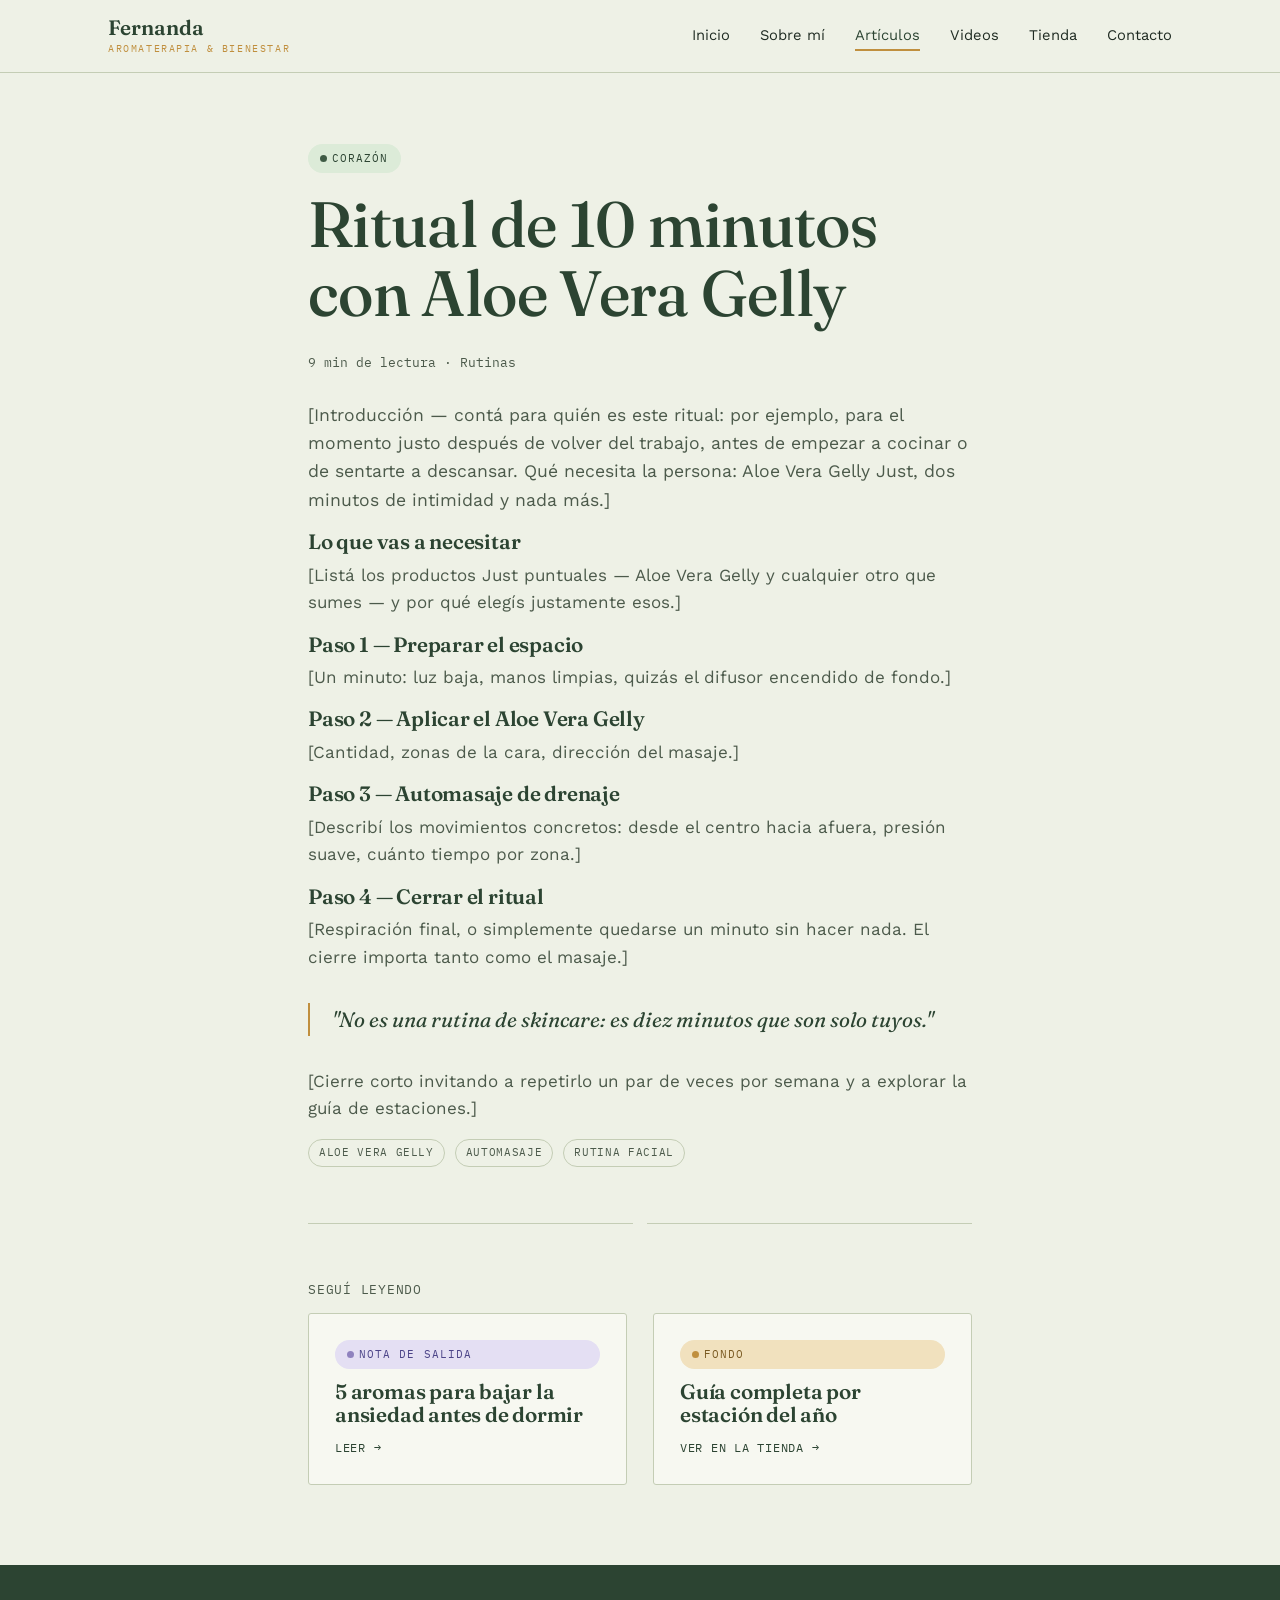
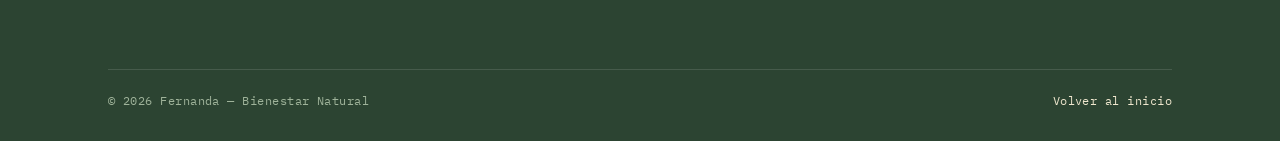
<file: blog/aromas-para-dormir.html>
<!DOCTYPE html>
<html lang="es">
<head>
<meta charset="UTF-8">
<meta name="viewport" content="width=device-width, initial-scale=1.0">
<title>Ritual de 10 minutos con Aloe Vera Gelly — Fernanda</title>
<meta name="description" content="Un automasaje facial de 10 minutos con Aloe Vera Gelly Just, paso a paso.">
<link rel="stylesheet" href="../css/style.css">
</head>
<body>

<header class="site-header">
  <nav class="nav">
    <a href="../index.html" class="brand">Fernanda<small>Aromaterapia &amp; bienestar</small></a>
    <button class="nav-toggle" aria-label="Abrir menú" aria-expanded="false">Menú</button>
    <ul class="nav-links">
      <li><a href="../index.html">Inicio</a></li>
      <li><a href="../sobre-mi.html">Sobre mí</a></li>
      <li><a href="../blog.html" class="active">Artículos</a></li>
      <li><a href="../videos.html">Videos</a></li>
      <li><a href="../tienda.html">Tienda</a></li>
      <li><a href="../contacto.html">Contacto</a></li>
    </ul>
  </nav>
</header>

<article style="padding-top:70px;">
  <div class="wrap" style="max-width:720px;">
    <span class="nota nota-corazon">Corazón</span>
    <h1 style="margin-top:16px;">Ritual de 10 minutos con Aloe Vera Gelly</h1>
    <p class="meta" style="font-family:var(--mono); font-size:.8rem; color:var(--ink-soft);">9 min de lectura · Rutinas</p>

    <p style="font-size:1.1rem; margin-top:28px;">[Introducción — contá para quién es este ritual: por ejemplo, para el momento justo después de volver del trabajo, antes de empezar a cocinar o de sentarte a descansar. Qué necesita la persona: Aloe Vera Gelly Just, dos minutos de intimidad y nada más.]</p>

    <h3>Lo que vas a necesitar</h3>
    <p>[Listá los productos Just puntuales — Aloe Vera Gelly y cualquier otro que sumes — y por qué elegís justamente esos.]</p>

    <h3>Paso 1 — Preparar el espacio</h3>
    <p>[Un minuto: luz baja, manos limpias, quizás el difusor encendido de fondo.]</p>

    <h3>Paso 2 — Aplicar el Aloe Vera Gelly</h3>
    <p>[Cantidad, zonas de la cara, dirección del masaje.]</p>

    <h3>Paso 3 — Automasaje de drenaje</h3>
    <p>[Describí los movimientos concretos: desde el centro hacia afuera, presión suave, cuánto tiempo por zona.]</p>

    <h3>Paso 4 — Cerrar el ritual</h3>
    <p>[Respiración final, o simplemente quedarse un minuto sin hacer nada. El cierre importa tanto como el masaje.]</p>

    <blockquote>"No es una rutina de skincare: es diez minutos que son solo tuyos."</blockquote>

    <p>[Cierre corto invitando a repetirlo un par de veces por semana y a explorar la guía de estaciones.]</p>

    <div class="tag-list">
      <span class="tag">Aloe Vera Gelly</span>
      <span class="tag">Automasaje</span>
      <span class="tag">Rutina facial</span>
    </div>

    <div class="divider-leaf"></div>

    <p style="font-family:var(--mono); font-size:.8rem; text-transform:uppercase; letter-spacing:.06em; color:var(--ink-soft);">Seguí leyendo</p>
    <div class="grid grid-2">
      <a href="aromas-para-dormir.html" class="card reveal" style="text-decoration:none;">
        <span class="nota nota-salida">Nota de salida</span>
        <h3>5 aromas para bajar la ansiedad antes de dormir</h3>
        <span class="card-link">Leer →</span>
      </a>
      <a href="../tienda.html#guias" class="card reveal" style="text-decoration:none;">
        <span class="nota nota-fondo">Fondo</span>
        <h3>Guía completa por estación del año</h3>
        <span class="card-link">Ver en la tienda →</span>
      </a>
    </div>
  </div>
</article>

<footer class="site-footer" style="margin-top:80px;">
  <div class="wrap">
    <div class="footer-bottom">
      <span>© <span id="year"></span> Fernanda — Bienestar Natural</span>
      <span><a href="../index.html">Volver al inicio</a></span>
    </div>
  </div>
</footer>

<script>document.getElementById('year').textContent = new Date().getFullYear();</script>
<script src="../js/main.js"></script>
</body>
</html>
</file>
<file: css/style.css>
/* =========================================================
   FERNANDA · Bienestar & Aromaterapia
   Sistema de diseño — "Cuaderno de aromaterapeuta"
   ========================================================= */

@import url('https://fonts.googleapis.com/css2?family=Fraunces:ital,opsz,wght@0,9..144,400;0,9..144,500;0,9..144,600;1,9..144,500;1,9..144,600&family=Work+Sans:wght@400;500;600&family=IBM+Plex+Mono:wght@400;500&display=swap');

:root{
  /* color */
  --bg:        #EEF1E6;
  --bg-alt:    #E1E8D6;
  --panel:     #F7F8F1;
  --ink:       #1F2B22;
  --ink-soft:  #4C5A4B;
  --sage:      #3F5B45;
  --sage-dark: #2C4432;
  --lavender:  #8F82BE;
  --lavender-soft: #E4DFF3;
  --honey:     #C08F3E;
  --honey-soft:#F1E1BE;
  --line:      #C4CDB5;
  --white:     #FFFDF8;

  /* type */
  --display: 'Fraunces', serif;
  --body:    'Work Sans', sans-serif;
  --mono:    'IBM Plex Mono', monospace;

  --radius: 3px;
}

*,*::before,*::after{ box-sizing:border-box; }
html{ scroll-behavior:smooth; }

body{
  margin:0;
  background:var(--bg);
  color:var(--ink);
  font-family:var(--body);
  font-size:17px;
  line-height:1.6;
  -webkit-font-smoothing:antialiased;
}

img{ max-width:100%; display:block; }
a{ color:inherit; }

h1,h2,h3,h4{
  font-family:var(--display);
  font-weight:600;
  line-height:1.08;
  margin:0 0 .4em;
  color:var(--sage-dark);
  letter-spacing:-0.01em;
}
h1{ font-size:clamp(2.4rem,5vw,4.2rem); font-weight:500; }
h2{ font-size:clamp(1.7rem,3vw,2.5rem); }
h3{ font-size:1.3rem; }

p{ margin:0 0 1em; color:var(--ink-soft); max-width:62ch; }

.eyebrow{
  font-family:var(--mono);
  font-size:.72rem;
  letter-spacing:.14em;
  text-transform:uppercase;
  color:var(--honey);
  display:inline-flex;
  align-items:center;
  gap:.5em;
  margin-bottom:.9em;
}
.eyebrow::before{
  content:'';
  width:18px; height:1px;
  background:var(--honey);
  display:inline-block;
}

.wrap{
  max-width:1120px;
  margin:0 auto;
  padding:0 28px;
}

section{ padding:88px 0; }
@media (max-width:640px){ section{ padding:56px 0; } }

.band{ background:var(--bg-alt); border-top:1px solid var(--line); border-bottom:1px solid var(--line); }
.band-dark{ background:var(--sage-dark); color:var(--bg); }
.band-dark h2, .band-dark h3{ color:var(--white); }
.band-dark p{ color:#C9D6C6; }

/* ---------- nav ---------- */
.site-header{
  position:sticky; top:0; z-index:50;
  background:rgba(238,241,230,.92);
  backdrop-filter:blur(6px);
  border-bottom:1px solid var(--line);
}
.nav{
  max-width:1120px; margin:0 auto; padding:18px 28px;
  display:flex; align-items:center; justify-content:space-between;
}
.brand{
  font-family:var(--display);
  font-size:1.3rem;
  font-weight:600;
  color:var(--sage-dark);
  text-decoration:none;
  display:flex; flex-direction:column; line-height:1;
}
.brand small{
  font-family:var(--mono);
  font-size:.62rem;
  letter-spacing:.16em;
  color:var(--honey);
  text-transform:uppercase;
  margin-top:5px;
  font-weight:400;
}
.nav-links{
  display:flex; gap:30px; list-style:none; margin:0; padding:0;
  font-size:.92rem;
}
.nav-links a{
  text-decoration:none;
  color:var(--ink);
  position:relative;
  padding-bottom:3px;
}
.nav-links a.active,
.nav-links a:hover{ color:var(--sage-dark); }
.nav-links a.active::after{
  content:''; position:absolute; left:0; right:0; bottom:-4px; height:2px; background:var(--honey);
}
.nav-toggle{ display:none; }
@media (max-width:820px){
  .nav-links{
    position:fixed; inset:64px 0 auto 0; background:var(--panel);
    flex-direction:column; padding:24px 28px; gap:18px;
    border-bottom:1px solid var(--line);
    transform:translateY(-140%); transition:transform .3s ease;
  }
  .nav-links.open{ transform:translateY(0); }
  .nav-toggle{
    display:inline-flex; background:none; border:1px solid var(--line);
    border-radius:var(--radius); padding:8px 12px; cursor:pointer; font-family:var(--mono);
    font-size:.75rem; letter-spacing:.1em; color:var(--ink);
  }
}

/* ---------- buttons ---------- */
.btn{
  display:inline-flex; align-items:center; gap:.5em;
  font-family:var(--mono); font-size:.78rem; letter-spacing:.06em; text-transform:uppercase;
  padding:13px 24px;
  border-radius:var(--radius);
  text-decoration:none;
  border:1px solid var(--sage-dark);
  transition:transform .15s ease, background .15s ease, color .15s ease;
}
.btn-primary{ background:var(--sage-dark); color:var(--white); }
.btn-primary:hover{ background:var(--sage); transform:translateY(-2px); }
.btn-ghost{ background:transparent; color:var(--sage-dark); }
.btn-ghost:hover{ background:var(--sage-dark); color:var(--white); }
.btn-honey{ border-color:var(--honey); background:var(--honey); color:var(--white); }
.btn-honey:hover{ background:#A87A2F; transform:translateY(-2px); }
.btn-row{ display:flex; gap:14px; flex-wrap:wrap; margin-top:28px; }

/* ---------- nota pills (signature system) ----------
   Top / Corazón / Fondo — tomado de la estructura real de una
   fragancia en aromaterapia; se usa para clasificar el nivel
   de profundidad (y de acceso) de cada contenido del sitio. */
.nota{
  font-family:var(--mono); font-size:.68rem; letter-spacing:.1em; text-transform:uppercase;
  display:inline-flex; align-items:center; gap:.45em;
  padding:5px 11px; border-radius:20px; border:1px solid transparent;
}
.nota::before{ content:''; width:7px; height:7px; border-radius:50%; }
.nota-salida{ background:var(--lavender-soft); color:#4C4488; }
.nota-salida::before{ background:var(--lavender); }
.nota-corazon{ background:#DCEBD8; color:var(--sage-dark); }
.nota-corazon::before{ background:var(--sage); }
.nota-fondo{ background:var(--honey-soft); color:#7A5A22; }
.nota-fondo::before{ background:var(--honey); }

.nota-key{
  display:flex; gap:22px; flex-wrap:wrap; margin-top:18px;
}
.nota-key div{ display:flex; align-items:center; gap:8px; font-size:.86rem; color:var(--ink-soft); }
.nota-key .nota{ padding:4px 9px; }

/* ---------- cards ---------- */
.grid{ display:grid; gap:26px; }
.grid-3{ grid-template-columns:repeat(3,1fr); }
.grid-2{ grid-template-columns:repeat(2,1fr); }
@media (max-width:900px){ .grid-3{ grid-template-columns:1fr 1fr; } }
@media (max-width:640px){ .grid-3,.grid-2{ grid-template-columns:1fr; } }

.card{
  background:var(--panel);
  border:1px solid var(--line);
  border-radius:var(--radius);
  padding:26px;
  display:flex; flex-direction:column; gap:12px;
  transition:transform .2s ease, box-shadow .2s ease;
}
.card:hover{ transform:translateY(-4px); box-shadow:0 14px 30px -18px rgba(31,43,34,.35); }
.card h3{ margin-bottom:0; }
.card .meta{ font-family:var(--mono); font-size:.72rem; color:var(--ink-soft); letter-spacing:.04em; }
.card-link{ margin-top:auto; font-family:var(--mono); font-size:.78rem; text-transform:uppercase; letter-spacing:.06em; color:var(--sage-dark); text-decoration:none; }
.card-link:hover{ color:var(--honey); }

.card-icon{
  width:44px; height:44px;
  display:flex; align-items:center; justify-content:center;
  border:1px solid var(--line); border-radius:50%;
  color:var(--sage-dark);
}

/* ---------- footer ---------- */
.site-footer{
  background:var(--sage-dark); color:#CFDBCC; padding:60px 0 30px;
  font-size:.92rem;
}
.site-footer a{ color:#EFE7CE; text-decoration:none; }
.site-footer a:hover{ text-decoration:underline; }
.footer-grid{ display:grid; grid-template-columns:1.4fr 1fr 1fr; gap:36px; }
@media (max-width:700px){ .footer-grid{ grid-template-columns:1fr; } }
.footer-grid h4{ color:var(--honey-soft); font-family:var(--mono); font-size:.72rem; letter-spacing:.12em; text-transform:uppercase; margin-bottom:14px; }
.footer-grid ul{ list-style:none; margin:0; padding:0; display:flex; flex-direction:column; gap:9px; }
.footer-bottom{
  margin-top:44px; padding-top:22px; border-top:1px solid rgba(255,255,255,.12);
  display:flex; justify-content:space-between; flex-wrap:wrap; gap:10px;
  font-family:var(--mono); font-size:.72rem; letter-spacing:.04em; color:#9FB39A;
}

/* ---------- misc ---------- */
.divider-leaf{ display:flex; align-items:center; gap:14px; color:var(--line); margin:56px 0; }
.divider-leaf::before,.divider-leaf::after{ content:''; flex:1; height:1px; background:var(--line); }

.reveal{ opacity:0; transform:translateY(18px); transition:opacity .6s ease, transform .6s ease; }
.reveal.in{ opacity:1; transform:translateY(0); }
@media (prefers-reduced-motion:reduce){
  html{ scroll-behavior:auto; }
  .reveal{ opacity:1; transform:none; transition:none; }
  .card, .btn-primary, .btn-honey{ transition:none; }
}

.video-embed{ position:relative; width:100%; padding-top:56.25%; border-radius:var(--radius); overflow:hidden; border:1px solid var(--line); background:#000; }
.video-embed iframe{ position:absolute; inset:0; width:100%; height:100%; border:0; }

.hero-illustration svg{ width:100%; height:auto; }

.tag-list{ display:flex; gap:10px; flex-wrap:wrap; margin:10px 0 0; }
.tag{ font-family:var(--mono); font-size:.68rem; letter-spacing:.06em; text-transform:uppercase; color:var(--ink-soft); border:1px solid var(--line); padding:4px 10px; border-radius:20px; }

blockquote{
  font-family:var(--display); font-style:italic; font-size:1.3rem; color:var(--sage-dark);
  border-left:2px solid var(--honey); padding-left:22px; margin:32px 0; max-width:60ch;
}

.price-box{
  background:var(--panel); border:1px solid var(--line); border-radius:var(--radius);
  padding:22px; display:flex; justify-content:space-between; align-items:center; gap:16px; margin-top:16px;
}
.price{ font-family:var(--display); font-size:1.6rem; color:var(--sage-dark); }
</file>
